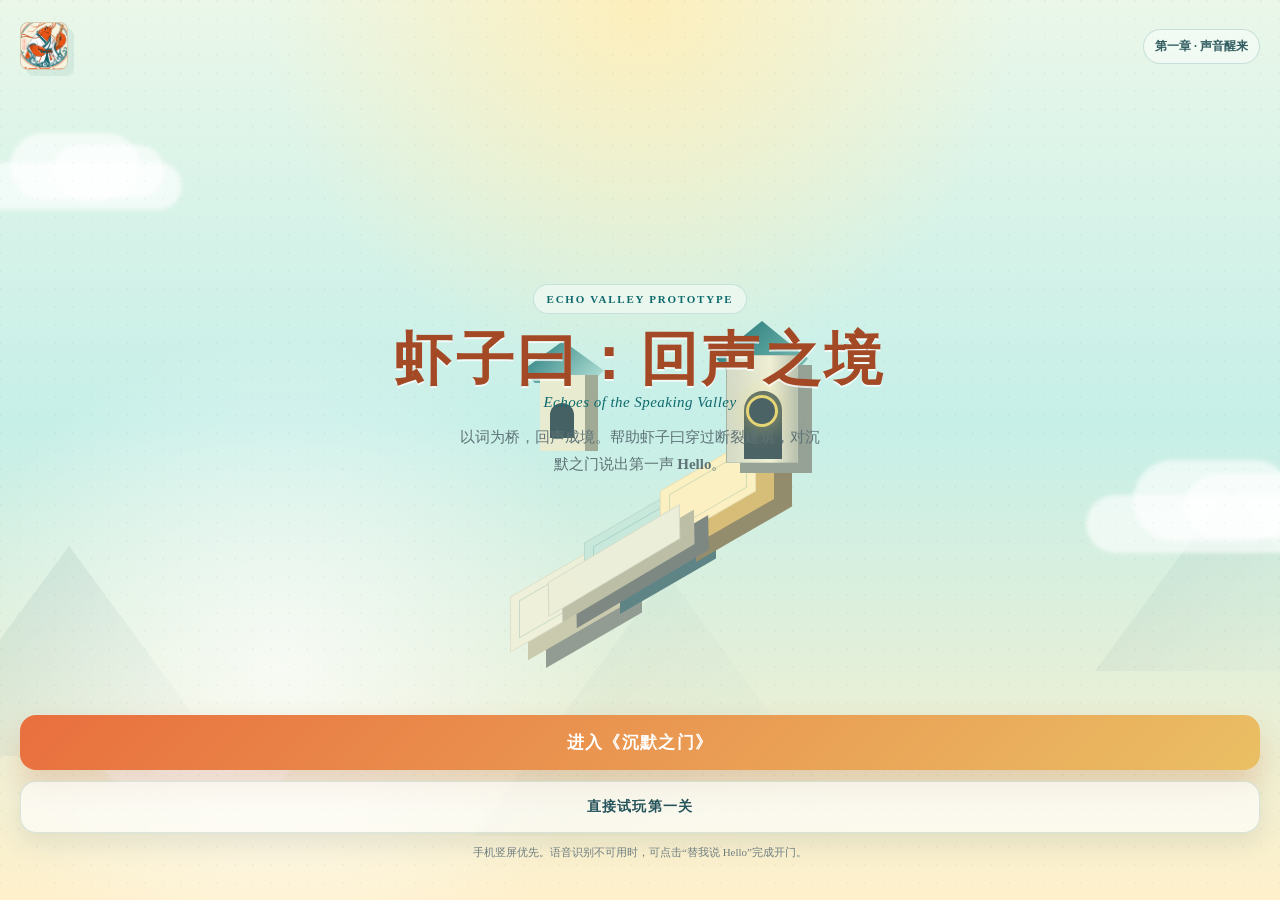
<file: catch-the-line-game/index.html>
<!doctype html>
<html lang="zh-CN">
<head>
  <meta charset="utf-8" />
  <meta name="viewport" content="width=device-width,initial-scale=1,viewport-fit=cover,user-scalable=no" />
  <meta name="theme-color" content="#edf7ee" />
  <link rel="icon" href="data:," />
  <title>虾子曰：回声之境｜Echoes of the Speaking Valley</title>
  <style>
    :root{
      --paper:#fff3dc;
      --ink:#234348;
      --quiet:#71868a;
      --jade:#0f6a6d;
      --teal:#29a4a2;
      --mint:#9edfd2;
      --gold:#ead46a;
      --amber:#f1b65b;
      --shrimp:#f07040;
      --stone:#eff0d8;
      --stone-side:#c7c7aa;
      --stone-dark:#899187;
      --mist:rgba(255,255,255,.7);
      --shadow:0 34px 68px rgba(54,85,88,.18);
      --safe-bottom:max(16px,env(safe-area-inset-bottom));
    }
    *{box-sizing:border-box;-webkit-tap-highlight-color:transparent}
    html,body{margin:0;min-height:100%;overflow:hidden;color:var(--ink);font-family:"Avenir Next","PingFang SC","Songti SC",serif;background:#dff5ee}
    button{font:inherit;color:inherit}
    .app{position:relative;width:100vw;height:100dvh;overflow:hidden;background:
      radial-gradient(circle at 50% 0%,rgba(255,238,184,.92),transparent 34%),
      radial-gradient(circle at 22% 74%,rgba(255,255,255,.72),transparent 28%),
      linear-gradient(180deg,#eaf7e9 0%,#c6efe8 47%,#fff0cb 100%)}
    .grain{position:absolute;inset:0;pointer-events:none;opacity:.17;mix-blend-mode:multiply;background-image:
      radial-gradient(circle at 1px 1px,rgba(35,67,72,.2) 1px,transparent 0);background-size:18px 18px}
    .screen{position:absolute;inset:0;display:none}
    .screen:not(.active){display:none!important}
    .screen.active{display:block;animation:screenIn .46s ease both}
    @keyframes screenIn{from{opacity:0;filter:blur(5px);transform:scale(1.015)}to{opacity:1;filter:none;transform:none}}

    .home.active{padding:22px 20px calc(24px + var(--safe-bottom));display:grid;grid-template-rows:auto 1fr auto;gap:12px}
    .brand-row{display:flex;justify-content:space-between;align-items:center;gap:12px;position:relative;z-index:4}
    .seal{width:48px;height:48px;border:1px solid rgba(111,76,32,.24);border-radius:8px;background:rgba(255,243,220,.64);display:grid;place-items:center;box-shadow:6px 6px 0 rgba(15,106,109,.08);overflow:hidden}
    .seal img{width:128%;height:128%;object-fit:cover}
    .small-pill{padding:8px 11px;border:1px solid rgba(15,106,109,.18);border-radius:999px;background:rgba(255,255,255,.44);backdrop-filter:blur(10px);font-size:12px;font-weight:800;color:#315d61}
    .hero-copy{position:relative;z-index:2;text-align:center;align-self:center;margin-top:-24px}
    .kicker{display:inline-flex;align-items:center;gap:8px;padding:8px 13px;border-radius:999px;background:rgba(255,255,255,.46);border:1px solid rgba(15,106,109,.16);font-size:11px;letter-spacing:.16em;text-transform:uppercase;color:#0f6a6d;font-weight:900}
    h1{margin:18px 0 6px;font-size:clamp(36px,10vw,58px);line-height:.98;font-weight:900;letter-spacing:.06em;color:#a44925;text-shadow:0 2px 0 rgba(255,255,255,.72)}
    .english-title{font-family:Georgia,serif;font-style:italic;font-size:15px;letter-spacing:.03em;color:#0f6a6d;margin-bottom:13px}
    .tagline{margin:0 auto;max-width:370px;line-height:1.75;font-size:15px;color:#5e7376}
    .cover-scene{position:absolute;left:50%;top:52%;width:420px;height:450px;transform:translate(-50%,-42%);pointer-events:none;opacity:.92}
    .home .cta-wrap{position:relative;z-index:3;display:grid;gap:11px}
    .cta{border:0;border-radius:16px;padding:16px 18px;background:linear-gradient(135deg,#e96f3e,#eabf64);color:#fff;font-size:17px;font-weight:900;letter-spacing:.08em;box-shadow:0 16px 30px rgba(187,91,45,.24);cursor:pointer}
    .cta.secondary{background:rgba(255,255,255,.62);color:#24525a;border:1px solid rgba(15,106,109,.15);box-shadow:0 10px 24px rgba(63,91,94,.12);font-size:14px}
    .note{font-size:11px;text-align:center;color:#6d7d80;line-height:1.5}

    .sky{position:absolute;inset:0;overflow:hidden}
    .mountain{position:absolute;bottom:16%;width:310px;height:210px;background:linear-gradient(135deg,rgba(111,153,151,.2),rgba(255,255,255,.05));clip-path:polygon(50% 0,100% 100%,0 100%);filter:blur(.2px)}
    .mountain.m1{left:-86px}.mountain.m2{right:-106px;bottom:24%;transform:scale(.88);opacity:.72}.mountain.m3{left:40%;bottom:10%;transform:scale(1.25);opacity:.34}
    .cloud{position:absolute;border-radius:999px;background:rgba(255,255,255,.62);filter:blur(2px);animation:cloudMove 18s ease-in-out infinite}
    .cloud:before,.cloud:after{content:"";position:absolute;border-radius:inherit;background:inherit}
    .cloud:before{width:62%;height:140%;left:18%;top:-60%}.cloud:after{width:54%;height:110%;right:8%;top:-36%}
    .c1{width:210px;height:48px;left:-28px;top:18%;animation-duration:21s}.c2{width:260px;height:58px;right:-66px;top:55%;animation-duration:24s;animation-delay:-6s}.c3{width:190px;height:42px;left:8%;bottom:13%;animation-duration:26s;animation-delay:-10s}
    @keyframes cloudMove{50%{transform:translateX(22px) translateY(-7px)}}

    .hud{position:absolute;left:16px;right:16px;top:14px;z-index:20;display:grid;grid-template-columns:auto 1fr auto;align-items:center;gap:10px}
    .icon-btn{width:42px;height:42px;border-radius:14px;border:1px solid rgba(15,106,109,.16);background:rgba(255,255,255,.54);backdrop-filter:blur(10px);font-size:21px;box-shadow:0 8px 18px rgba(37,69,75,.1)}
    .chapter{text-align:center;background:rgba(255,255,255,.42);border:1px solid rgba(15,106,109,.14);border-radius:999px;padding:8px 12px;backdrop-filter:blur(10px);font-size:12px;color:#28555a;font-weight:900}
    .scene{position:absolute;left:50%;top:50%;width:min(96vw,470px);height:min(78vh,690px);transform:translate(-50%,-47%);transition:filter 1.2s ease}
    .scene.sleeping{filter:saturate(.35) contrast(.92)}
    .scene.awake{filter:saturate(1.08)}
    .world{position:absolute;left:50%;top:48%;width:390px;height:470px;transform:translate(-50%,-50%);transform-origin:center}
    .world.zoom-door{animation:zoomDoor 1.2s ease both}
    @keyframes zoomDoor{to{transform:translate(-50%,-50%) scale(1.08)}}

    .iso{position:absolute;transform-style:preserve-3d}
    .tile{position:absolute;width:96px;height:56px;background:var(--stone);transform:skewY(-30deg);box-shadow:18px 18px 0 var(--stone-side),36px 36px 0 #8b958c;border:1px solid rgba(59,74,66,.1)}
    .tile:before{content:"";position:absolute;inset:8px;border:1px solid rgba(15,106,109,.18)}
    .tile.gold{background:#fff0bf;box-shadow:18px 18px 0 #d7b96f,36px 36px 0 #8e8463}
    .tile.teal{background:#c7e8db;box-shadow:18px 18px 0 #76b8b1,36px 36px 0 #547b7d}
    .base-a{left:80px;top:290px}.base-b{left:154px;top:236px}.base-c{left:230px;top:184px}.base-d{left:278px;top:95px}.base-e{left:96px;top:120px}
    .bridge{position:absolute;width:132px;height:35px;background:#edeed7;transform:skewY(-30deg) rotate(-1deg);box-shadow:14px 14px 0 #babba1,28px 28px 0 #777f7b;border:1px solid rgba(35,67,72,.12)}
    .bridge.b1{left:118px;top:264px}.bridge.b2{left:222px;top:156px;width:118px}.bridge.b3{left:148px;top:132px;width:100px;opacity:.34;transition:opacity .5s}
    .scene.rotated .bridge.b3{opacity:1}
    .stairs{position:absolute;width:116px;height:74px;transform:skewY(-30deg);background:repeating-linear-gradient(90deg,#fff4cf 0 10px,#dfc789 10px 15px);box-shadow:14px 14px 0 #b6a071,28px 28px 0 #7b755e;border:1px solid rgba(95,79,47,.14)}
    .stairs.s1{left:182px;top:218px}.stairs.s2{left:240px;top:120px;transform:skewY(-30deg) rotate(90deg);opacity:.42;transition:opacity .45s}
    .scene.rotated .stairs.s2{opacity:1}
    .tower{position:absolute;left:166px;top:154px;width:86px;height:144px;cursor:pointer;transform-origin:54px 104px;transition:transform .7s cubic-bezier(.2,.8,.2,1)}
    .scene.rotated .tower{transform:rotate(90deg)}
    .tower .top{position:absolute;width:86px;height:56px;background:#d7dfc6;transform:skewY(-30deg);box-shadow:17px 17px 0 #9aa98d;border:1px solid rgba(35,67,72,.14)}
    .tower .stem{position:absolute;left:28px;top:44px;width:48px;height:96px;background:linear-gradient(90deg,#c9ccb4,#eff0d8);box-shadow:16px 0 0 #9aa08d}
    .tower .stem:after{content:"";position:absolute;left:12px;top:28px;width:22px;height:34px;border-radius:12px 12px 0 0;background:#456463}
    .tower .rune{position:absolute;left:22px;top:8px;width:35px;height:35px;border:3px solid #0f6a6d;transform:skewY(-30deg) rotate(45deg);opacity:.82}
    .tower:after{content:"";position:absolute;left:-22px;top:42px;width:132px;height:132px;border:2px solid rgba(234,212,106,.52);border-radius:50%;animation:halo 2s ease-in-out infinite}
    .scene.rotated .tower:after{border-color:rgba(41,164,162,.52)}
    @keyframes halo{50%{transform:scale(1.07);opacity:.48}}

    .gate{position:absolute;left:286px;top:42px;width:92px;height:144px;transition:filter .7s}
    .gate-body{position:absolute;left:10px;top:34px;width:72px;height:108px;background:linear-gradient(90deg,#d4d8c3,#f2efd2 62%,#b8bea9);box-shadow:14px 10px 0 #929c8f;border:1px solid rgba(35,67,72,.13)}
    .gate-body:before{content:"";position:absolute;left:17px;top:35px;width:38px;height:68px;border-radius:22px 22px 0 0;background:#41575a;transition:transform 1.1s ease,opacity 1s}
    .gate-roof{position:absolute;left:0;top:0;width:92px;height:52px;background:linear-gradient(135deg,#0f6a6d,#78bbb0);clip-path:polygon(50% 0,100% 72%,86% 100%,14% 100%,0 72%);filter:drop-shadow(8px 8px 0 #87977b)}
    .gate-rune{position:absolute;left:30px;top:74px;width:32px;height:32px;border-radius:50%;border:3px solid #ead46a;box-shadow:0 0 24px rgba(234,212,106,.6);animation:pulseRune 1.8s ease-in-out infinite}
    .scene.awake .gate-body:before{transform:translateY(-42px) scaleY(.25);opacity:.2}
    @keyframes pulseRune{50%{transform:scale(1.18);opacity:.58}}

    .pavilion{position:absolute;left:92px;top:62px;width:82px;height:116px}
    .pavilion .roof{position:absolute;width:82px;height:42px;background:linear-gradient(135deg,#0f6a6d,#b8e5d9);clip-path:polygon(50% 0,100% 70%,84% 100%,16% 100%,0 70%);filter:drop-shadow(7px 8px 0 #6c8e82)}
    .pavilion .body{position:absolute;left:18px;top:34px;width:45px;height:76px;background:#ecebcf;box-shadow:13px 0 0 #9da48e}
    .pavilion .body:after{content:"";position:absolute;left:10px;top:28px;width:24px;height:35px;border-radius:16px 16px 0 0;background:#3b5558}
    .obelisk{position:absolute;left:94px;top:214px;width:46px;height:86px;background:linear-gradient(90deg,#bfc4ac,#f4efd2);box-shadow:13px 10px 0 #878f82}
    .obelisk:before{content:"";position:absolute;left:0;top:-32px;border-left:23px solid transparent;border-right:23px solid transparent;border-bottom:32px solid #d6d6bc}
    .obelisk:after{content:"Can you hear me?";position:absolute;left:-36px;top:18px;width:115px;font-size:9px;letter-spacing:.04em;color:#0f6a6d;text-align:center;opacity:.18}
    .lotus{position:absolute;left:34px;top:335px;width:72px;height:44px;opacity:.45;transition:opacity 1s,transform 1s}
    .lotus span{position:absolute;left:26px;top:13px;width:24px;height:24px;background:#ef8b72;border-radius:24px 0 24px 0;transform-origin:100% 100%;box-shadow:0 0 20px rgba(240,112,64,.28)}
    .lotus span:nth-child(2){transform:rotate(45deg)}.lotus span:nth-child(3){transform:rotate(90deg)}.lotus span:nth-child(4){transform:rotate(135deg)}
    .scene.awake .lotus{opacity:1;transform:translateY(-6px) scale(1.12)}
    .echo-star{position:absolute;right:38px;top:214px;width:14px;height:14px;background:#31c7bd;clip-path:polygon(50% 0,62% 35%,100% 50%,62% 65%,50% 100%,38% 65%,0 50%,38% 35%);opacity:0;filter:drop-shadow(0 0 14px #31c7bd)}
    .scene.awake .echo-star{animation:starIn 1.4s .8s ease both}
    @keyframes starIn{from{opacity:0;transform:translateY(18px) scale(.5)}to{opacity:1;transform:none}}

    .xiazi{position:absolute;left:78px;top:240px;width:92px;height:92px;z-index:8;filter:drop-shadow(0 18px 16px rgba(34,51,48,.3));transition:left .82s cubic-bezier(.2,.8,.2,1),top .82s cubic-bezier(.2,.8,.2,1),transform .82s ease}
    .xiazi img{width:100%;height:100%;object-fit:contain;animation:breathe 2.6s ease-in-out infinite}
    @keyframes breathe{50%{transform:translateY(-5px) rotate(-1deg)}}
    .waypoint{position:absolute;z-index:12;width:38px;height:38px;border:0;border-radius:50%;background:radial-gradient(circle,#fff 0 23%,#ead46a 26% 38%,rgba(234,212,106,.14) 42% 100%);box-shadow:0 0 26px rgba(234,212,106,.72);cursor:pointer;animation:tapHint 1.5s ease-in-out infinite}
    .waypoint:disabled{display:none}
    .waypoint.hidden{display:none}
    @keyframes tapHint{50%{box-shadow:0 0 38px rgba(234,212,106,.92);opacity:.66}}
    .wp-start{left:114px;top:322px}.wp-turn{left:190px;top:250px}.wp-listen{left:94px;top:210px}.wp-door{left:296px;top:136px}
    .ripple{position:absolute;left:0;top:0;width:36px;height:36px;border:2px solid #ead46a;border-radius:50%;opacity:0;pointer-events:none;z-index:6}
    .ripple.play{animation:ripple 1.5s ease-out forwards}
    @keyframes ripple{from{opacity:.9;transform:translate(-50%,-50%) scale(.2)}to{opacity:0;transform:translate(-50%,-50%) scale(8)}}

    .prompt{position:absolute;left:16px;right:16px;bottom:calc(14px + var(--safe-bottom));z-index:24;border:1px solid rgba(15,106,109,.16);border-radius:22px;background:rgba(255,248,228,.76);backdrop-filter:blur(18px);box-shadow:var(--shadow);padding:15px 16px;display:grid;gap:10px;transform:translateY(0);transition:transform .35s,opacity .35s}
    .prompt.min{transform:translateY(calc(100% - 54px))}
    .prompt-title{display:flex;justify-content:space-between;align-items:center;gap:12px;font-size:12px;color:#0f6a6d;font-weight:900;letter-spacing:.12em;text-transform:uppercase}
    .prompt-text{margin:0;color:#49676b;line-height:1.55;font-size:14px}
    .prompt strong{color:#a44925}
    .actions{display:grid;grid-template-columns:1fr 1fr;gap:10px}
    .soft-btn{border:1px solid rgba(15,106,109,.16);border-radius:14px;background:rgba(255,255,255,.62);padding:11px 12px;font-weight:900;color:#24525a;cursor:pointer}
    .soft-btn.primary{background:linear-gradient(135deg,#0f6a6d,#29a4a2);color:#fff}
    .mic-panel{display:none;gap:12px;align-items:center;grid-template-columns:auto 1fr}
    .mic-panel.active{display:grid}
    .mic{width:68px;height:68px;border:0;border-radius:50%;background:radial-gradient(circle,#fff 0 20%,#ead46a 21% 36%,#f07040 38% 100%);box-shadow:0 0 0 12px rgba(234,212,106,.17),0 14px 26px rgba(163,74,41,.22);font-size:25px}
    .mic.listening{animation:micListen 1s ease-in-out infinite}
    @keyframes micListen{50%{box-shadow:0 0 0 22px rgba(41,164,162,.18),0 14px 30px rgba(15,106,109,.24)}}
    .transcript{font-size:13px;color:#6d7d80;min-height:20px}
    .ending{position:absolute;inset:0;z-index:40;display:none;place-items:center;text-align:center;padding:24px;background:linear-gradient(180deg,rgba(255,243,220,.08),rgba(255,243,220,.72));backdrop-filter:blur(2px)}
    .ending.show{display:grid;animation:screenIn .8s ease both}
    .ending-card{max-width:360px;border:1px solid rgba(15,106,109,.16);border-radius:26px;background:rgba(255,248,228,.76);box-shadow:var(--shadow);padding:24px 20px}
    .fragment{width:84px;height:84px;margin:0 auto 12px;border-radius:26px;background:linear-gradient(135deg,#ead46a,#fff,#29a4a2);display:grid;place-items:center;color:#0f6a6d;font-size:32px;box-shadow:0 0 40px rgba(234,212,106,.46)}
    .ending h2{margin:0 0 7px;font-size:30px;color:#a44925}
    .ending p{margin:0 0 16px;line-height:1.7;color:#526b6f}
    canvas#fx{position:absolute;inset:0;z-index:38;pointer-events:none}

    @media (max-width:390px){
      .world{transform:translate(-50%,-50%) scale(.9)}
      .world.zoom-door{animation:zoomDoorSmall 1.2s ease both}
      @keyframes zoomDoorSmall{to{transform:translate(-50%,-50%) scale(.96)}}
      .prompt{left:12px;right:12px}
    }
    @media (max-height:710px){
      .scene{top:48%;height:620px}.world{transform:translate(-50%,-50%) scale(.88)}
      .world.zoom-door{animation:zoomDoorShort 1.2s ease both}
      @keyframes zoomDoorShort{to{transform:translate(-50%,-50%) scale(.94)}}
      .cover-scene{opacity:.62;transform:translate(-50%,-44%) scale(.86)}
    }
  </style>
</head>
<body>
<div class="app">
  <div class="sky">
    <div class="mountain m1"></div><div class="mountain m2"></div><div class="mountain m3"></div>
    <div class="cloud c1"></div><div class="cloud c2"></div><div class="cloud c3"></div>
  </div>
  <div class="grain"></div>
  <canvas id="fx"></canvas>

  <section class="screen home active" id="home">
    <div class="brand-row">
      <div class="seal"><img src="assets/xiazi-logo.png" alt="虾子曰"></div>
      <div class="small-pill">第一章 · 声音醒来</div>
    </div>
    <div class="cover-scene" aria-hidden="true">
      <div class="tile base-a"></div><div class="tile teal base-b"></div><div class="tile gold base-c"></div>
      <div class="bridge b1"></div><div class="pavilion"><div class="roof"></div><div class="body"></div></div>
      <div class="gate"><div class="gate-roof"></div><div class="gate-body"></div><div class="gate-rune"></div></div>
    </div>
    <div class="hero-copy">
      <div class="kicker">Echo Valley Prototype</div>
      <h1>虾子曰：回声之境</h1>
      <div class="english-title">Echoes of the Speaking Valley</div>
      <p class="tagline">以词为桥，回声成境。帮助虾子曰穿过断裂建筑，对沉默之门说出第一声 <strong>Hello</strong>。</p>
    </div>
    <div class="cta-wrap">
      <button class="cta" id="startGame">进入《沉默之门》</button>
      <button class="cta secondary" id="skipIntro">直接试玩第一关</button>
      <div class="note">手机竖屏优先。语音识别不可用时，可点击“替我说 Hello”完成开门。</div>
    </div>
  </section>

  <section class="screen" id="game">
    <div class="hud">
      <button class="icon-btn" id="homeBtn" aria-label="返回">‹</button>
      <div class="chapter">第一关 · The Silent Gate</div>
      <button class="icon-btn" id="replayBtn" aria-label="重开">↻</button>
    </div>

    <main class="scene sleeping" id="scene">
      <div class="world" id="world">
        <div class="tile base-a"></div>
        <div class="bridge b1"></div>
        <div class="tile teal base-b"></div>
        <div class="stairs s1"></div>
        <div class="tower" id="tower" role="button" aria-label="旋转中央塔">
          <div class="top"></div><div class="stem"></div><div class="rune"></div>
        </div>
        <div class="bridge b3"></div>
        <div class="tile gold base-c"></div>
        <div class="stairs s2"></div>
        <div class="pavilion"><div class="roof"></div><div class="body"></div></div>
        <div class="obelisk"></div>
        <div class="bridge b2"></div>
        <div class="tile base-d"></div>
        <div class="gate"><div class="gate-roof"></div><div class="gate-body"></div><div class="gate-rune"></div></div>
        <div class="tile teal base-e"></div>
        <div class="lotus"><span></span><span></span><span></span><span></span></div>
        <div class="echo-star"></div>
        <div class="ripple" id="ripple"></div>
        <button class="waypoint wp-start" data-step="start" aria-label="移动到第一个平台"></button>
        <button class="waypoint wp-turn hidden" data-step="turn" aria-label="移动到转台"></button>
        <button class="waypoint wp-listen hidden" data-step="listen" aria-label="前往石碑"></button>
        <button class="waypoint wp-door hidden" data-step="door" aria-label="前往沉默之门"></button>
        <div class="xiazi" id="xiazi"><img src="assets/xiazi-character.png" alt="虾子曰"></div>
      </div>
    </main>

    <section class="prompt" id="prompt">
      <div class="prompt-title"><span id="promptStage">Step 01</span><span id="progress">0 / 4</span></div>
      <p class="prompt-text" id="promptText">云海里只剩下沉默。点击发光的落脚点，让虾子曰走向断裂的道路。</p>
      <div class="actions" id="actions">
        <button class="soft-btn" id="listenAgain">听回声</button>
        <button class="soft-btn primary" id="mainAction">观察道路</button>
      </div>
      <div class="mic-panel" id="micPanel">
        <button class="mic" id="micBtn" aria-label="开始说话">🎙</button>
        <div>
          <div class="prompt-text"><strong>Say hello.</strong><br>对这个世界说声你好。</div>
          <div class="transcript" id="transcript">点击麦克风，说 “Hello”。</div>
        </div>
        <button class="soft-btn primary" id="fallbackHello" style="grid-column:1 / -1">替我说 Hello</button>
      </div>
    </section>

    <section class="ending" id="ending">
      <div class="ending-card">
        <div class="fragment">声</div>
        <h2>The world heard you.</h2>
        <p>世界听见了你。第一枚回声碎片已经苏醒，远处有一颗青绿色星光正在等待下一关。</p>
        <button class="cta" id="againBtn">再玩一次</button>
      </div>
    </section>
  </section>
</div>

<script>
const $ = (selector) => document.querySelector(selector);
const $$ = (selector) => Array.from(document.querySelectorAll(selector));
const scene = $('#scene');
const world = $('#world');
const xiazi = $('#xiazi');
const promptText = $('#promptText');
const promptStage = $('#promptStage');
const progress = $('#progress');
const micPanel = $('#micPanel');
const actions = $('#actions');
const transcript = $('#transcript');
const ripple = $('#ripple');

let step = 0;
let recognition = null;
let listening = false;

const positions = {
  start: { left: 118, top: 252, scale: .88 },
  turn: { left: 178, top: 184, scale: .78 },
  listen: { left: 84, top: 154, scale: .75 },
  door: { left: 284, top: 75, scale: .68 },
  end: { left: 315, top: 48, scale: .58 }
};

const copy = [
  {
    title:'Step 01',
    progress:'0 / 4',
    text:'云海里只剩下沉默。点击发光的落脚点，让虾子曰走向断裂的道路。'
  },
  {
    title:'Step 02',
    progress:'1 / 4',
    text:'前方道路错开了。点击中央回声转台，让建筑旋转九十度。'
  },
  {
    title:'Step 03',
    progress:'2 / 4',
    text:'路连上了。沿着新亮起的石阶，去听石碑里的第一段回声。'
  },
  {
    title:'Step 04',
    progress:'3 / 4',
    text:'石碑在问：Can you hear me? 金色波纹指向沉默之门。'
  },
  {
    title:'Speak',
    progress:'4 / 4',
    text:'门正在倾听。现在只需要一句很小的英语：Hello。'
  }
];

function show(id){
  $$('.screen').forEach(screen => screen.classList.remove('active'));
  $(id).classList.add('active');
}

function setCopy(index){
  promptStage.textContent = copy[index].title;
  progress.textContent = copy[index].progress;
  promptText.innerHTML = copy[index].text;
}

function moveShrimp(pos){
  const p = positions[pos];
  xiazi.style.left = p.left + 'px';
  xiazi.style.top = p.top + 'px';
  xiazi.style.transform = `scale(${p.scale})`;
}

function pulseAt(x, y){
  ripple.classList.remove('play');
  ripple.style.left = x + 'px';
  ripple.style.top = y + 'px';
  void ripple.offsetWidth;
  ripple.classList.add('play');
}

function speak(text, rate = .92){
  if (!('speechSynthesis' in window)) return;
  speechSynthesis.cancel();
  const utterance = new SpeechSynthesisUtterance(text);
  utterance.lang = 'en-US';
  utterance.rate = rate;
  utterance.pitch = 1.06;
  const voice = speechSynthesis.getVoices().find(v => /Samantha|Ava|Google US English|English.*United States/i.test(v.name));
  if (voice) utterance.voice = voice;
  speechSynthesis.speak(utterance);
}

function revealWaypoint(name){
  const button = $(`.waypoint[data-step="${name}"]`);
  if (button) button.classList.remove('hidden');
}

function hideWaypoint(name){
  const button = $(`.waypoint[data-step="${name}"]`);
  if (button) button.disabled = true;
}

function advanceFromWaypoint(name){
  if (name === 'start' && step === 0){
    hideWaypoint('start');
    moveShrimp('start');
    step = 1;
    setCopy(1);
    setTimeout(() => revealWaypoint('turn'), 600);
    return;
  }
  if (name === 'turn' && step === 2){
    hideWaypoint('turn');
    moveShrimp('turn');
    step = 3;
    setCopy(2);
    setTimeout(() => revealWaypoint('listen'), 500);
    return;
  }
  if (name === 'listen' && step === 3){
    hideWaypoint('listen');
    moveShrimp('listen');
    step = 4;
    setCopy(3);
    setTimeout(() => {
      pulseAt(118, 232);
      speak('Can you hear me?');
      revealWaypoint('door');
    }, 550);
    return;
  }
  if (name === 'door' && step === 4){
    hideWaypoint('door');
    moveShrimp('door');
    world.classList.add('zoom-door');
    setCopy(4);
    actions.style.display = 'none';
    micPanel.classList.add('active');
    setTimeout(() => speak('Can you hear me?'), 650);
  }
}

function rotateTower(){
  if (step !== 1) return;
  scene.classList.add('rotated');
  pulseAt(220, 222);
  if (navigator.vibrate) navigator.vibrate(35);
  step = 2;
  setCopy(2);
  setTimeout(() => revealWaypoint('turn'), 550);
}

function initRecognition(){
  const SR = window.SpeechRecognition || window.webkitSpeechRecognition;
  if (!SR) return null;
  const rec = new SR();
  rec.lang = 'en-US';
  rec.interimResults = true;
  rec.continuous = false;
  rec.onresult = event => {
    let text = '';
    for (let i = event.resultIndex; i < event.results.length; i++) text += event.results[i][0].transcript;
    transcript.textContent = text || '世界正在听...';
    if (event.results[event.results.length - 1].isFinal) checkHello(text);
  };
  rec.onerror = () => {
    listening = false;
    $('#micBtn').classList.remove('listening');
    transcript.textContent = '世界还没有完全听清。再试一次，或者点下方按钮。';
    speak('Hello');
  };
  rec.onend = () => {
    listening = false;
    $('#micBtn').classList.remove('listening');
  };
  return rec;
}

function checkHello(text){
  const normalized = text.toLowerCase();
  if (/\b(hello|hi|hey|hello there)\b/.test(normalized)) {
    openGate();
  } else {
    transcript.textContent = 'The world is still listening. 试着说：Hello。';
    pulseAt(330, 118);
    speak('Hello');
  }
}

function openGate(){
  if (scene.classList.contains('awake')) return;
  if (recognition && listening) {
    try { recognition.stop(); } catch (error) {}
  }
  transcript.textContent = 'Hello.';
  pulseAt(320, 115);
  scene.classList.remove('sleeping');
  scene.classList.add('awake');
  confetti(130);
  if (navigator.vibrate) navigator.vibrate([30, 40, 30]);
  setTimeout(() => {
    moveShrimp('end');
    speak('The world heard you.');
  }, 900);
  setTimeout(() => $('#ending').classList.add('show'), 1850);
}

function resetGame(){
  step = 0;
  listening = false;
  recognition = null;
  scene.className = 'scene sleeping';
  world.className = 'world';
  xiazi.removeAttribute('style');
  actions.style.display = 'grid';
  micPanel.classList.remove('active');
  transcript.textContent = '点击麦克风，说 “Hello”。';
  $('#ending').classList.remove('show');
  $$('.waypoint').forEach(button => {
    button.disabled = false;
    button.classList.add('hidden');
  });
  $('.waypoint[data-step="start"]').classList.remove('hidden');
  setCopy(0);
  show('#game');
}

$$('.waypoint').forEach(button => button.addEventListener('click', () => advanceFromWaypoint(button.dataset.step)));
$('#tower').addEventListener('click', rotateTower);
$('#mainAction').addEventListener('click', () => {
  if (step === 1) rotateTower();
  else pulseAt(160, 320);
});
$('#listenAgain').addEventListener('click', () => {
  pulseAt(step >= 4 ? 330 : 118, step >= 4 ? 118 : 232);
  speak(step >= 4 ? 'Can you hear me?' : 'Can you hear me?');
});
$('#micBtn').addEventListener('click', () => {
  if (!recognition) recognition = initRecognition();
  if (!recognition) {
    transcript.textContent = '这个浏览器不支持语音识别，可以用下方按钮完成试玩。';
    return;
  }
  if (!listening) {
    listening = true;
    $('#micBtn').classList.add('listening');
    transcript.textContent = '正在听你说...';
    try { recognition.start(); } catch (error) {}
  } else {
    try { recognition.stop(); } catch (error) {}
  }
});
$('#fallbackHello').addEventListener('click', openGate);
$('#startGame').addEventListener('click', resetGame);
$('#skipIntro').addEventListener('click', resetGame);
$('#replayBtn').addEventListener('click', resetGame);
$('#againBtn').addEventListener('click', resetGame);
$('#homeBtn').addEventListener('click', () => show('#home'));
setTimeout(() => speechSynthesis && speechSynthesis.getVoices(), 400);

const canvas = $('#fx');
const ctx = canvas.getContext('2d');
let particles = [];

function resize(){
  canvas.width = innerWidth * devicePixelRatio;
  canvas.height = innerHeight * devicePixelRatio;
  canvas.style.width = innerWidth + 'px';
  canvas.style.height = innerHeight + 'px';
  ctx.setTransform(devicePixelRatio,0,0,devicePixelRatio,0,0);
}

function confetti(count){
  const colors = ['#ead46a','#f07040','#29a4a2','#fff3dc','#0f6a6d'];
  for (let i = 0; i < count; i++){
    particles.push({
      x: innerWidth * .5 + (Math.random() - .5) * 120,
      y: innerHeight * .42 + (Math.random() - .5) * 80,
      vx: (Math.random() - .5) * 6,
      vy: -Math.random() * 7 - 2,
      g: .11 + Math.random() * .08,
      size: 4 + Math.random() * 8,
      color: colors[Math.floor(Math.random() * colors.length)],
      alpha: 1,
      rot: Math.random() * 6
    });
  }
}

function frame(){
  ctx.clearRect(0,0,innerWidth,innerHeight);
  particles.forEach(p => {
    p.x += p.vx;
    p.y += p.vy;
    p.vy += p.g;
    p.alpha -= .008;
    p.rot += .1;
    ctx.save();
    ctx.globalAlpha = Math.max(0,p.alpha);
    ctx.translate(p.x,p.y);
    ctx.rotate(p.rot);
    ctx.fillStyle = p.color;
    ctx.fillRect(-p.size/2,-p.size/2,p.size,p.size*.7);
    ctx.restore();
  });
  particles = particles.filter(p => p.alpha > 0 && p.y < innerHeight + 80);
  requestAnimationFrame(frame);
}
addEventListener('resize', resize);
resize();
frame();
</script>
</body>
</html>
</file>
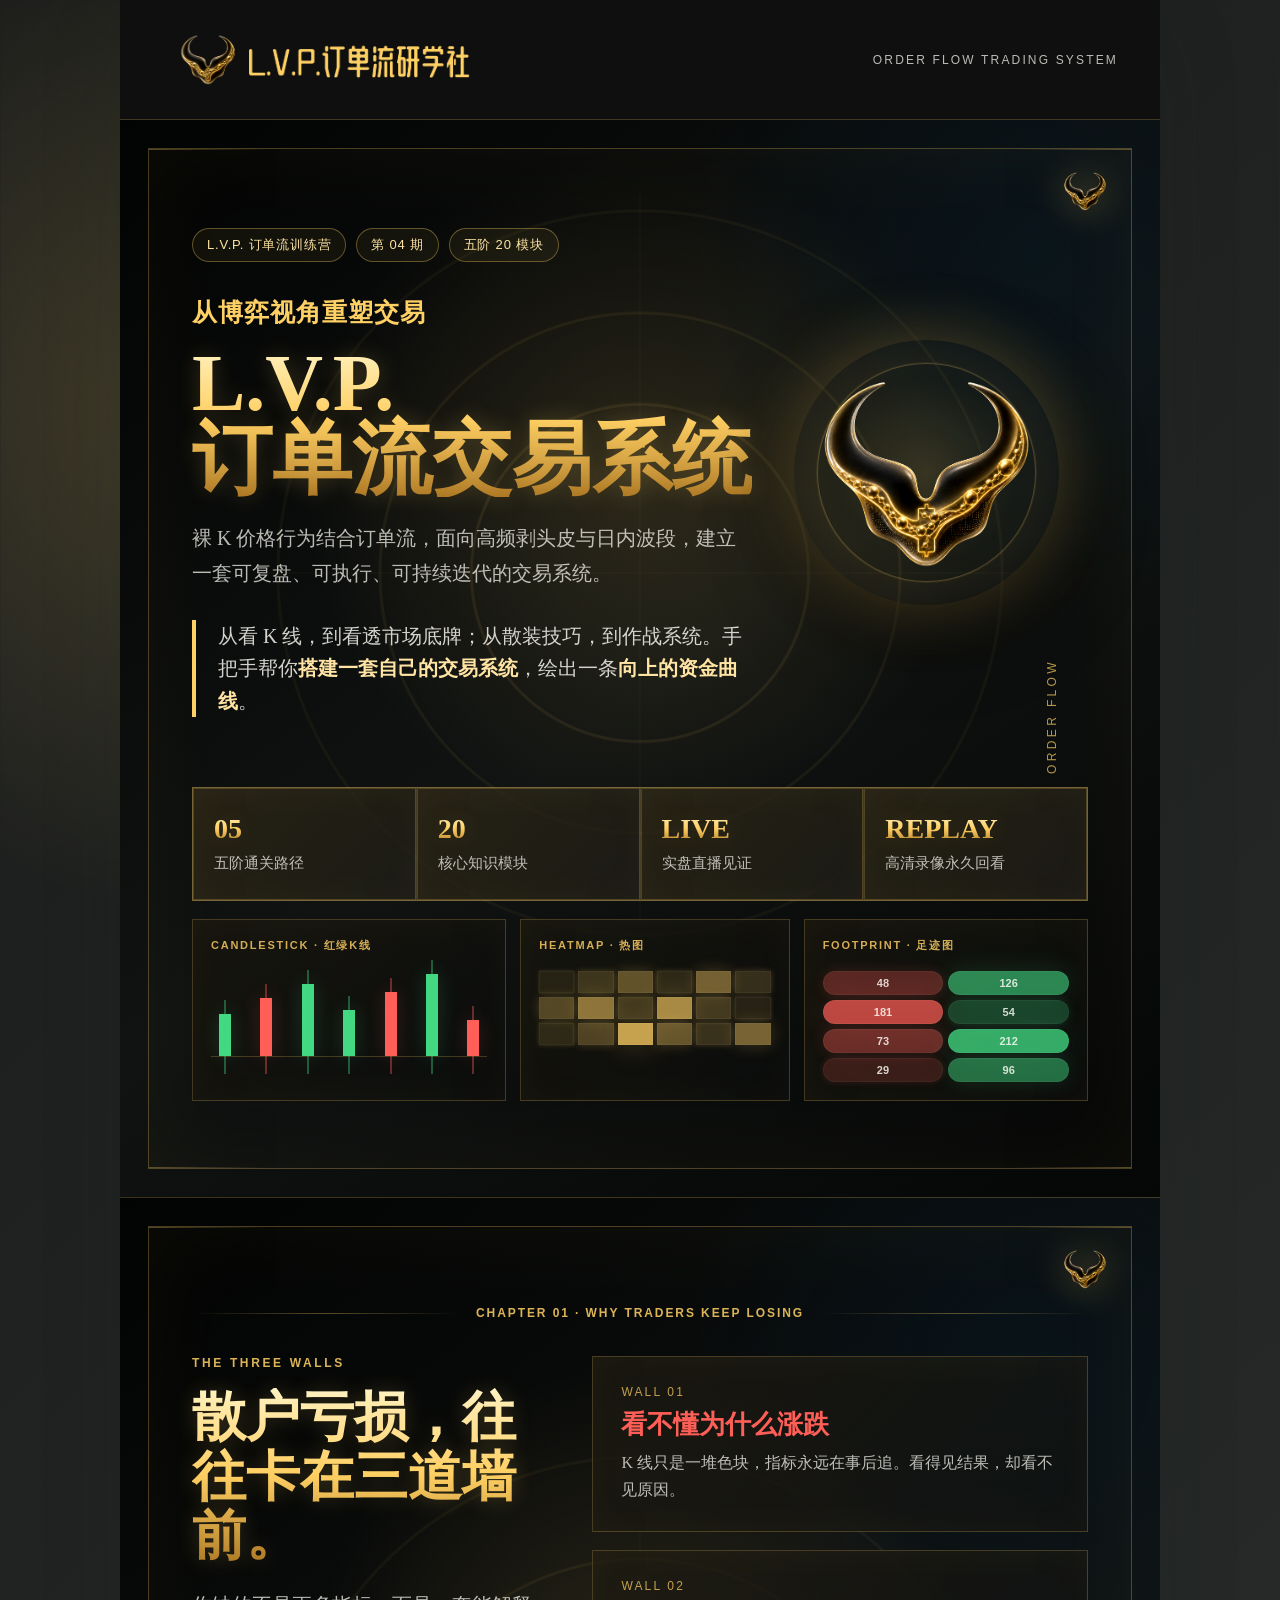
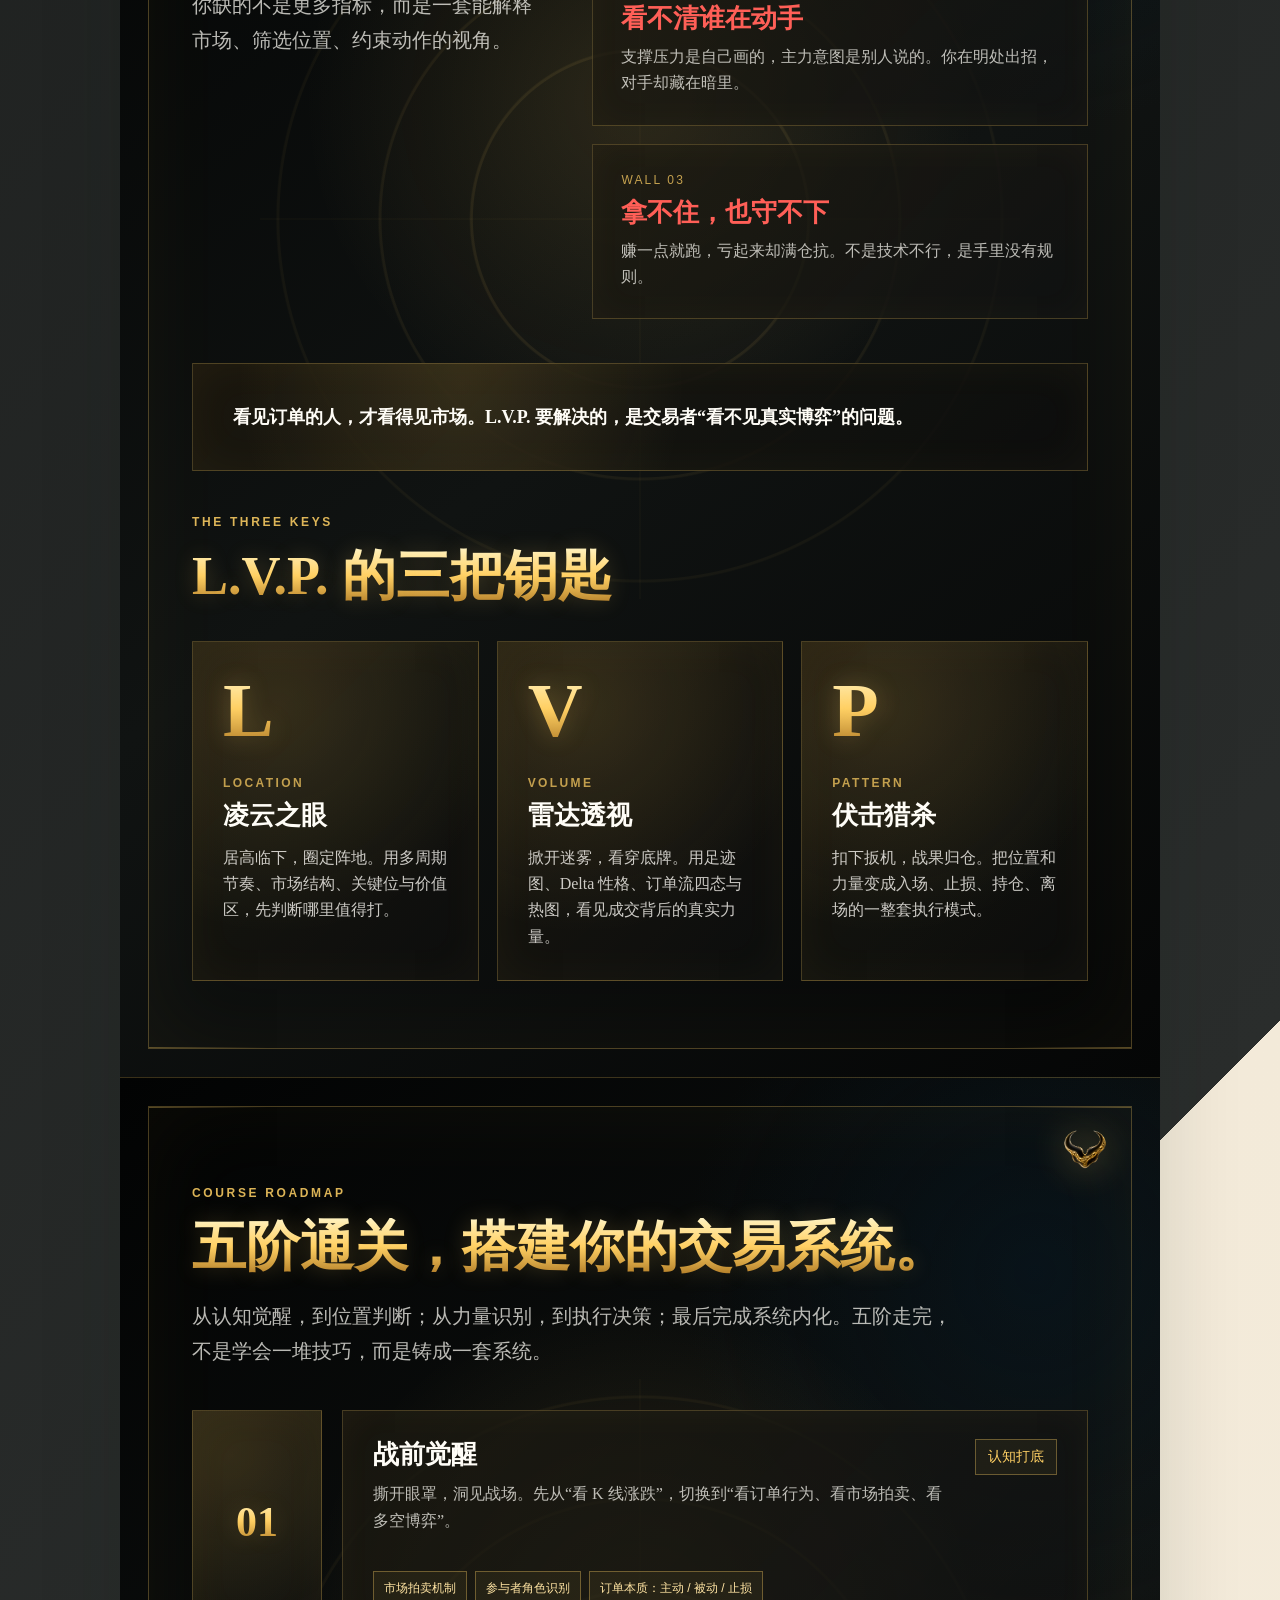
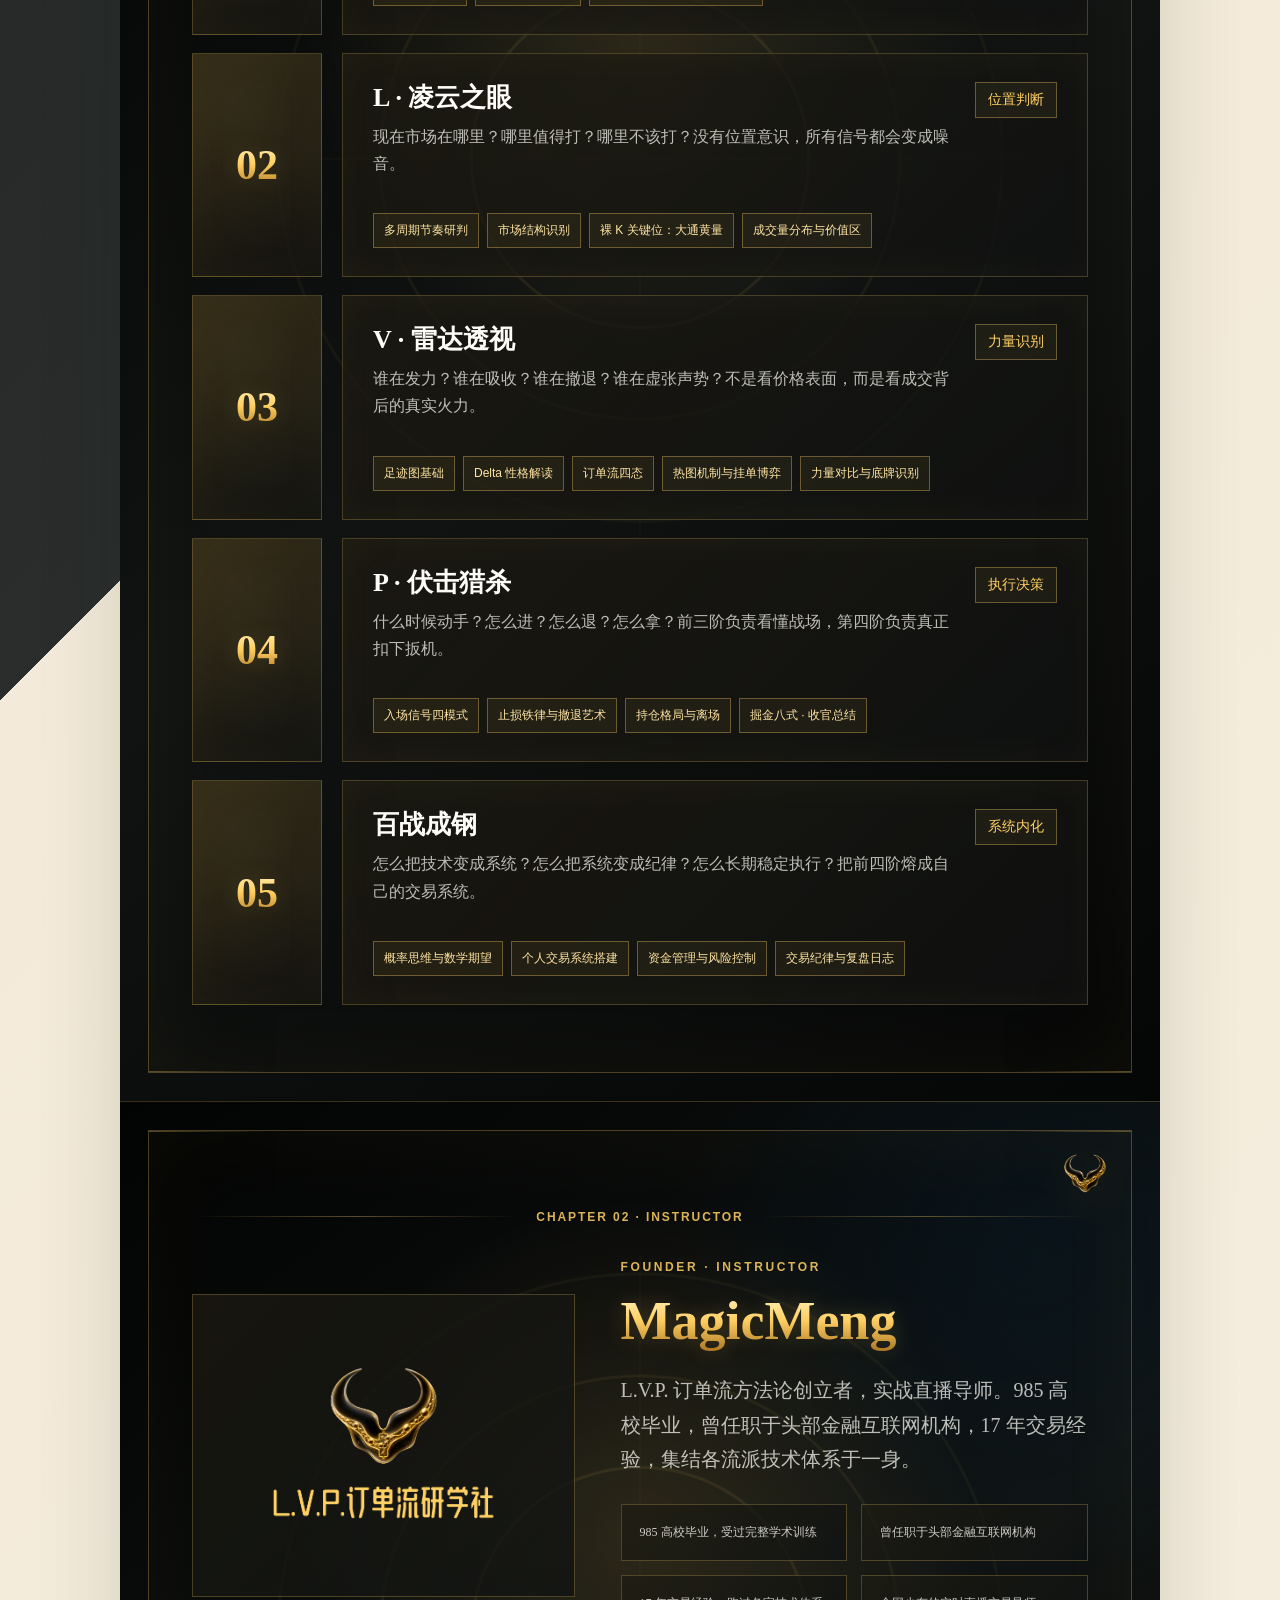
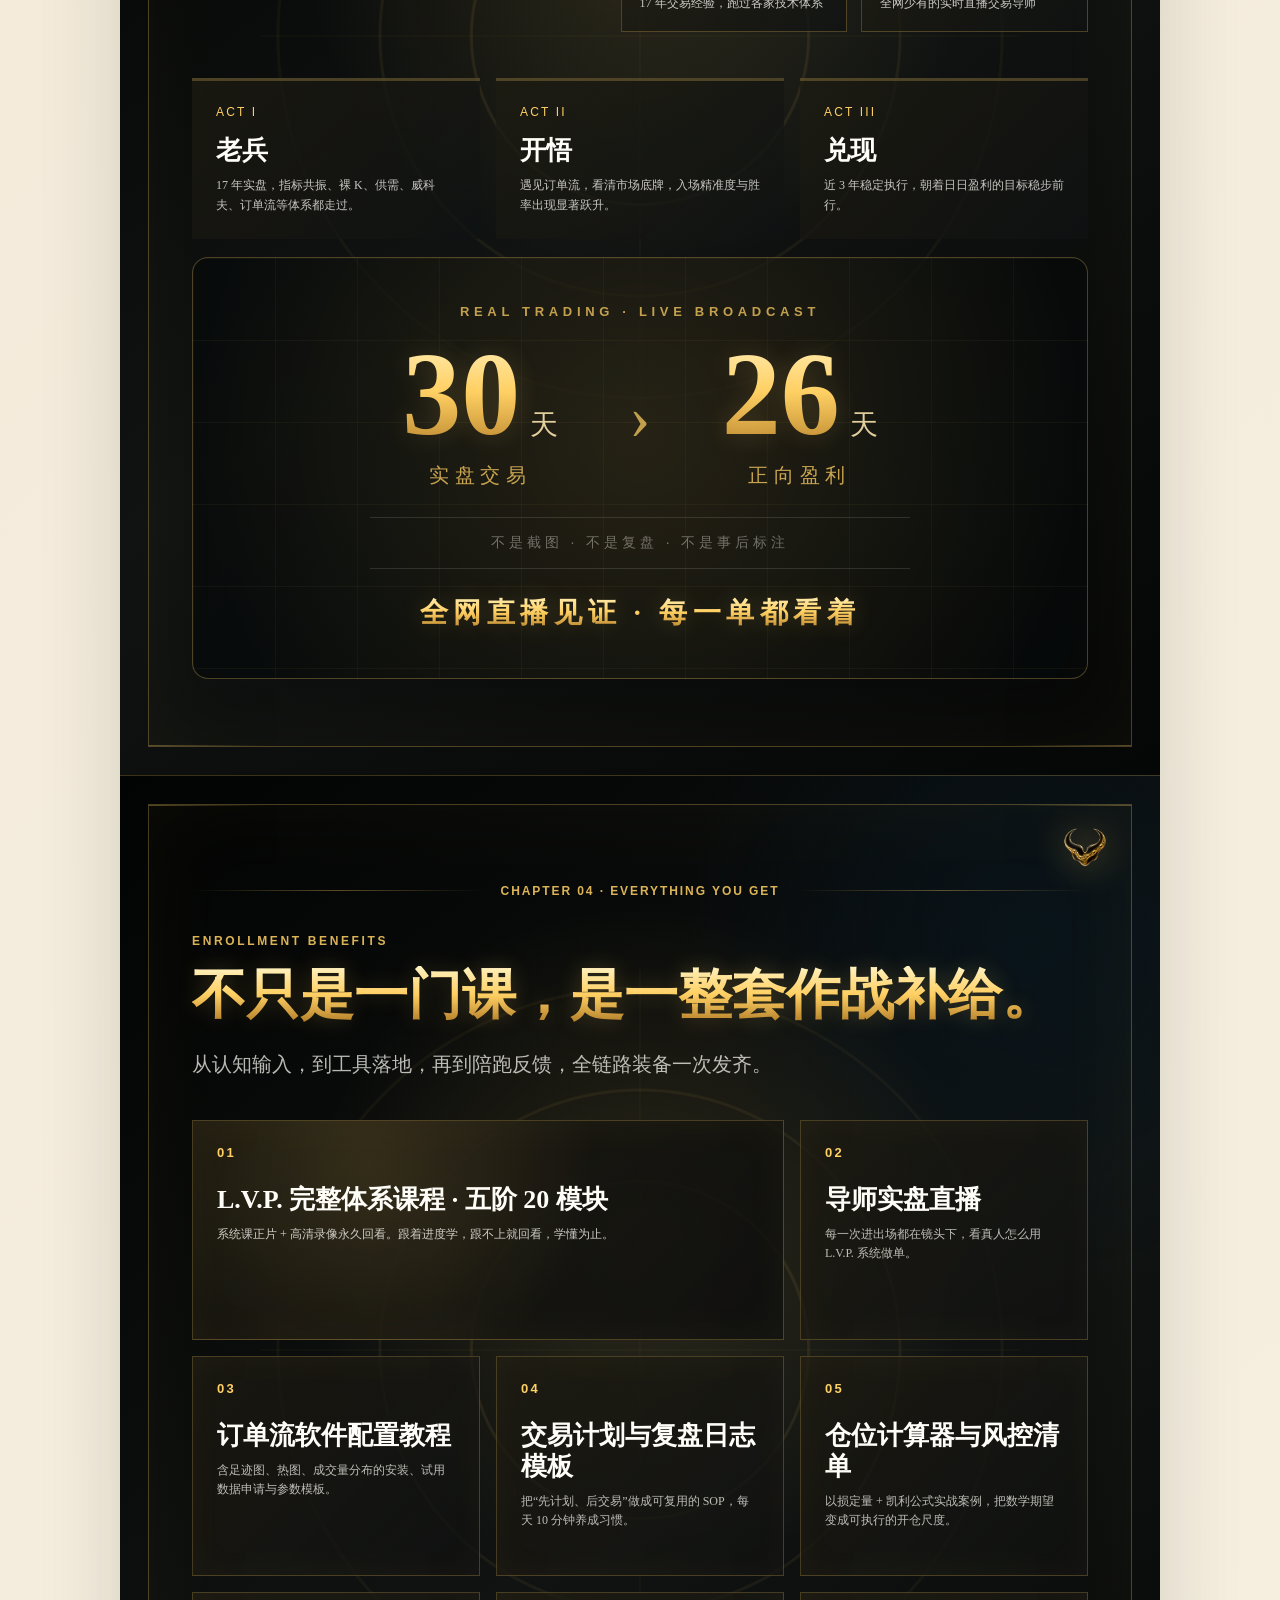
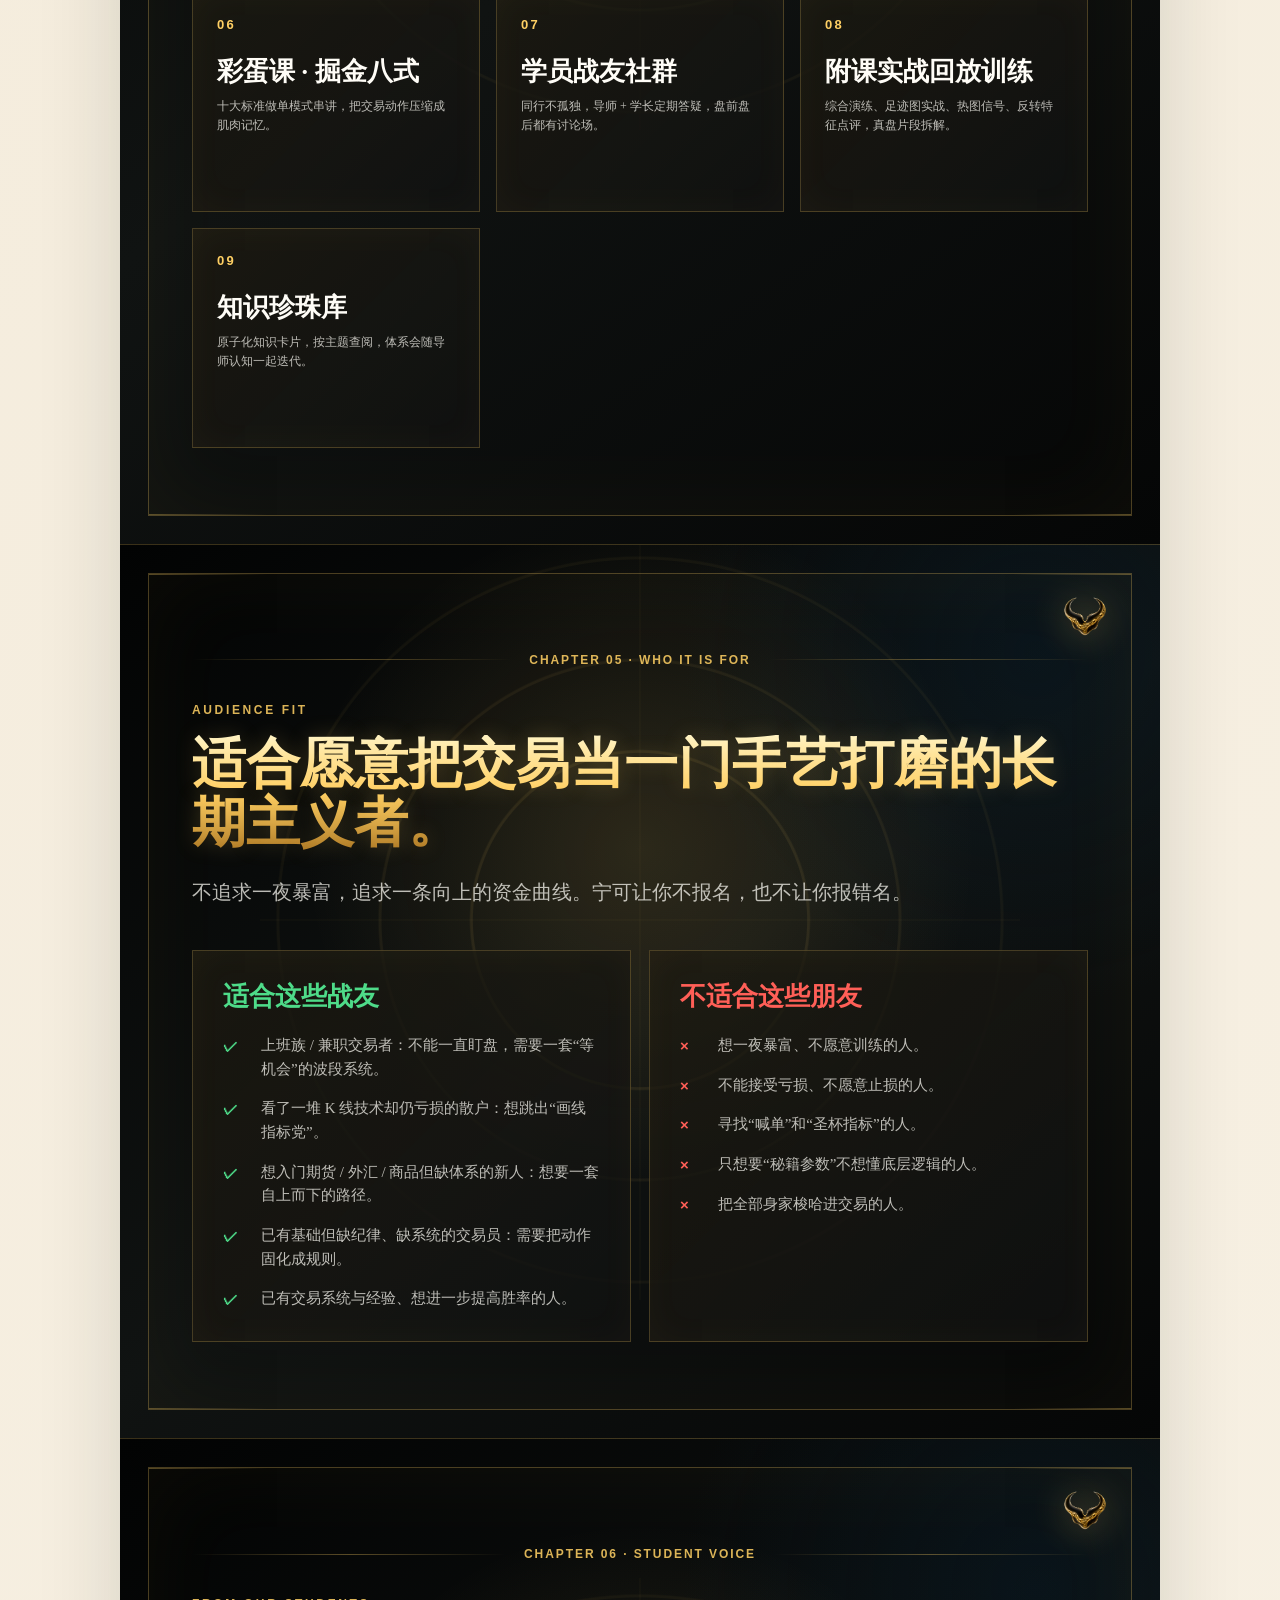
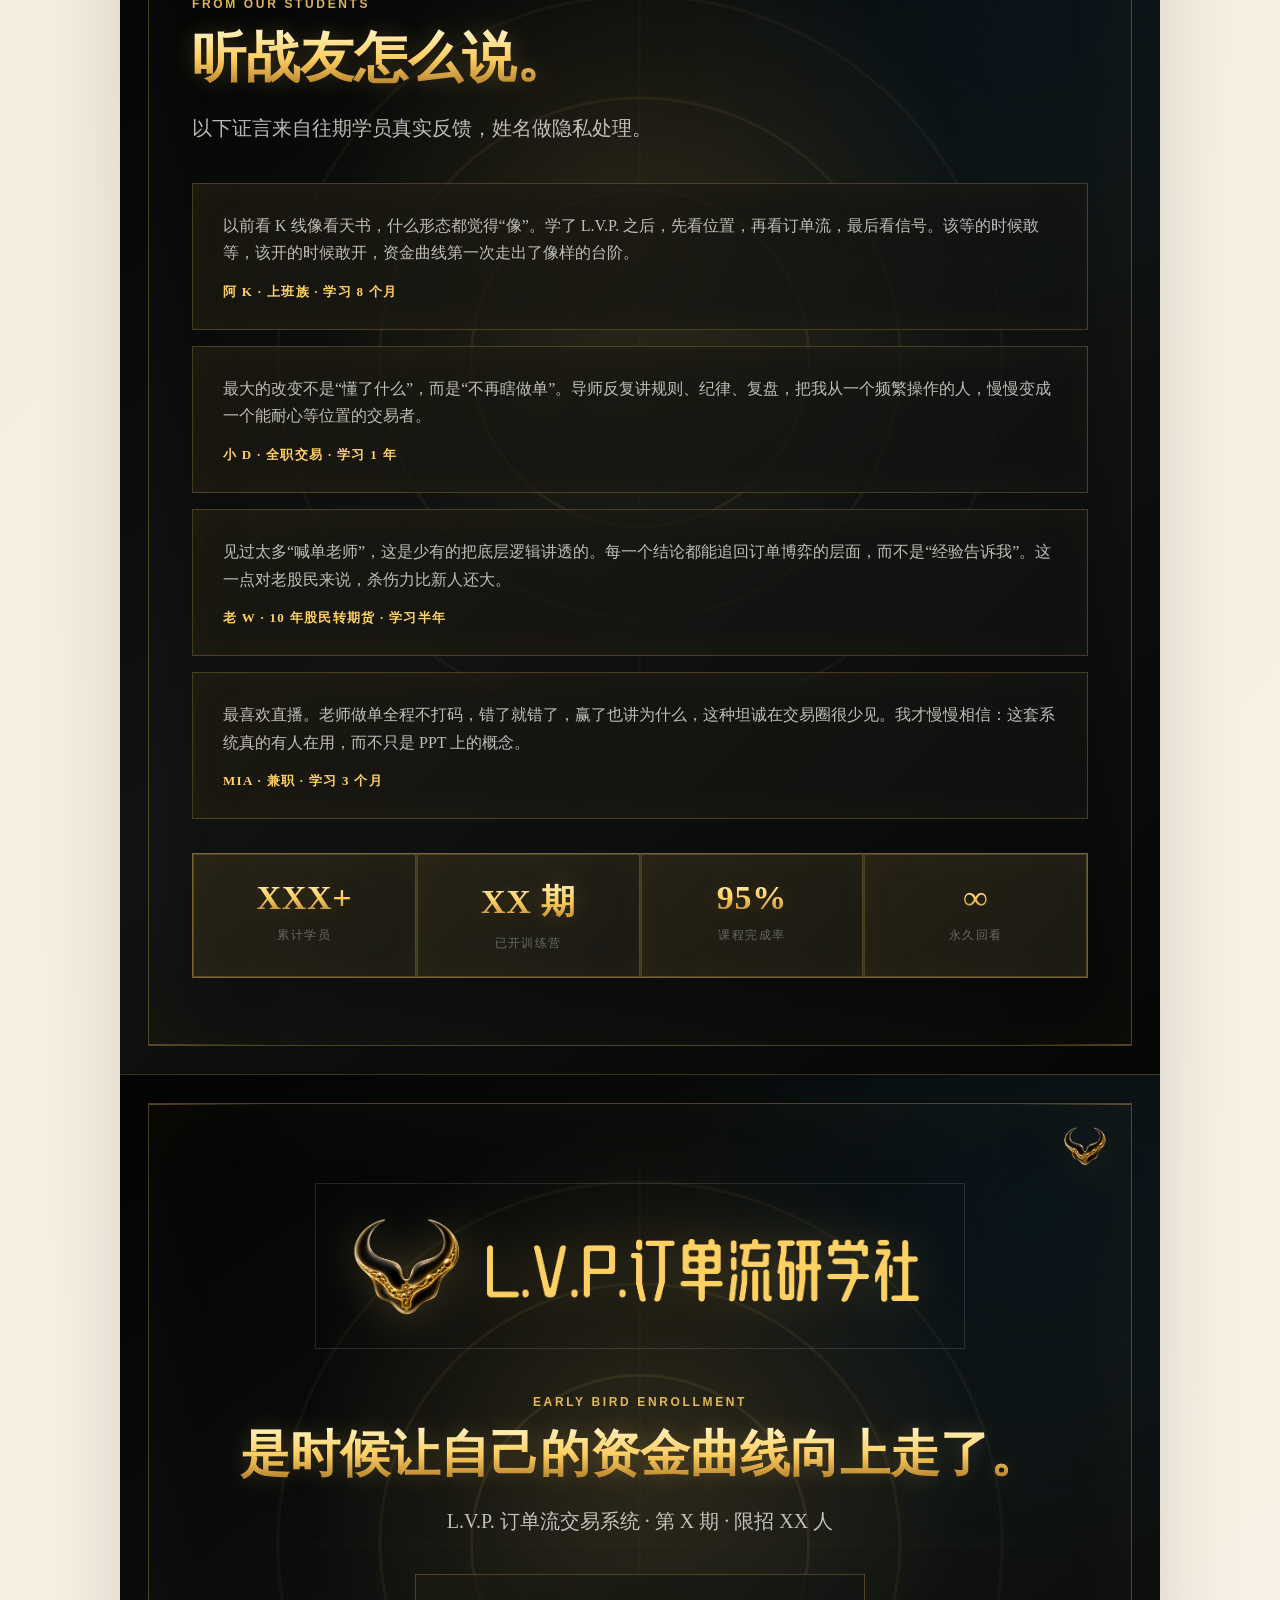
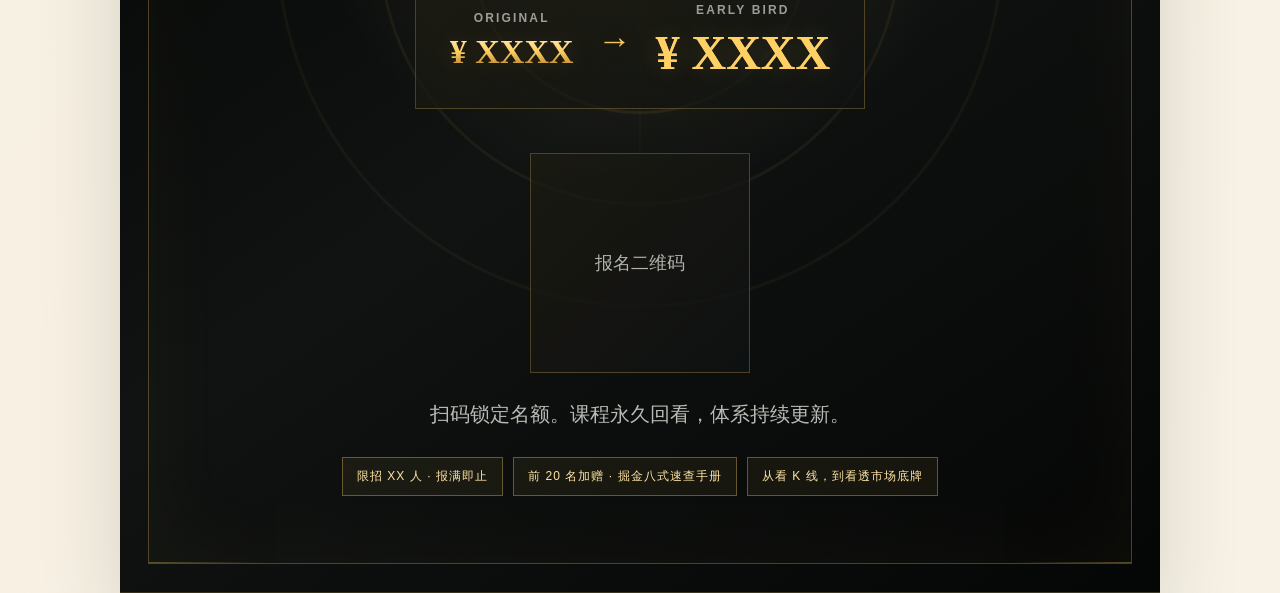
<file: LVP/index.html>
<!doctype html>
<html lang="zh-CN">
<head>
  <meta charset="utf-8">
  <meta name="viewport" content="width=device-width, initial-scale=1">
  <title>L.V.P. 订单流交易系统｜招生海报</title>
  <style>
    :root {
      --paper: #f5f1e8;
      --paper-soft: #fffaf0;
      --ink: #151716;
      --muted: #666a66;
      --line: #d7d0c2;
      --graphite: #272b2a;
      --charcoal: #111413;
      --black: #050606;
      --gold: #FFD064;
      --gold-soft: #FFE4A3;
      --trade-green: #42d982;
      --trade-red: #ff5f57;
      --serif-display: Georgia, "Times New Roman", "Songti SC", "Noto Serif SC", "Source Han Serif SC", serif;
      --sans-ui: "Avenir Next", "Helvetica Neue", sans-serif;
      --gold-gradient: linear-gradient(180deg, #fff5c8 0%, #ffd064 48%, #a97422 100%);
      --type-hero: clamp(50px, 6.6vw, 80px);
      --type-section: clamp(36px, 4.8vw, 54px);
      --type-h3: 26px;
      --type-lead: 20px;
      --type-body: 16px;
      --type-small: 12px;
      --type-audience: 15px;
      --stone: #e8e0d1;
      --white: #fffdf7;
      --shadow: 0 28px 80px rgba(24, 32, 31, .14);
    }

    * { box-sizing: border-box; }

    html {
      scroll-behavior: smooth;
      background: #1d2624;
    }

    body {
      margin: 0;
      color: var(--ink);
      font-family: "Songti SC", "Noto Serif SC", "Source Han Serif SC", "STSong", serif;
      background:
        radial-gradient(circle at 18% 4%, rgba(255, 208, 100, .18), transparent 32rem),
        linear-gradient(135deg, #1a1c1b 0%, #2a2d2c 34%, #f3ead9 34%, #f8f2e6 100%);
    }

    body::before {
      content: "";
      position: fixed;
      inset: 0;
      pointer-events: none;
      opacity: .34;
      mix-blend-mode: multiply;
      background-image:
        linear-gradient(rgba(24, 32, 31, .04) 1px, transparent 1px),
        linear-gradient(90deg, rgba(24, 32, 31, .035) 1px, transparent 1px);
      background-size: 44px 44px;
    }

    img {
      display: block;
      max-width: 100%;
    }

    .site {
      width: min(100%, 1040px);
      margin: 0 auto;
      background: var(--paper);
      box-shadow: var(--shadow);
      overflow: hidden;
    }

    .topbar {
      position: sticky;
      top: 0;
      z-index: 10;
      display: flex;
      align-items: center;
      justify-content: space-between;
      gap: 24px;
      padding: 18px 42px;
      color: var(--white);
      background: rgba(5, 6, 6, .96);
      border-bottom: 1px solid rgba(255, 208, 100, .2);
      backdrop-filter: blur(16px);
    }

    .topbar img {
      width: min(330px, 52vw);
      height: auto;
    }

    .topbar .meta {
      font-family: "Avenir Next", "Helvetica Neue", sans-serif;
      font-size: 12px;
      letter-spacing: .18em;
      text-transform: uppercase;
      color: rgba(255, 253, 247, .72);
      white-space: nowrap;
    }

    .section {
      position: relative;
      padding: 86px 72px;
      border-bottom: 1px solid rgba(24, 32, 31, .1);
    }

    .section:nth-of-type(even) {
      background:
        radial-gradient(circle at 90% 8%, rgba(255, 208, 100, .1), transparent 20rem),
        var(--paper-soft);
    }

    .section.dark {
      color: var(--white);
      background:
        radial-gradient(circle at 14% 8%, rgba(255, 208, 100, .12), transparent 22rem),
        linear-gradient(135deg, rgba(39, 43, 42, .98), rgba(5, 6, 6, .98)),
        var(--black);
    }

    .section-logo {
      position: absolute;
      top: 28px;
      right: 34px;
      width: 62px;
      height: auto;
      z-index: 2;
      opacity: .82;
      filter: drop-shadow(0 10px 20px rgba(5, 6, 6, .16));
    }

    .section.dark .section-logo {
      opacity: .96;
      filter: drop-shadow(0 10px 24px rgba(255, 208, 100, .14));
    }

    .eyebrow {
      margin: 0 0 18px;
      font-family: "Avenir Next", "Helvetica Neue", sans-serif;
      font-size: 12px;
      font-weight: 700;
      letter-spacing: .22em;
      text-transform: uppercase;
      color: #94712d;
    }

    .dark .eyebrow {
      color: var(--gold);
    }

    h1, h2, h3, p {
      margin-top: 0;
    }

    h1 {
      margin-bottom: 24px;
      font-size: var(--type-hero);
      line-height: .95;
      letter-spacing: 0;
      font-weight: 900;
    }

    h1 span {
      display: block;
    }

    .title-cn {
      white-space: nowrap;
    }

    h2 {
      margin-bottom: 22px;
      font-size: var(--type-section);
      line-height: 1.1;
      font-weight: 900;
      letter-spacing: 0;
    }

    h3 {
      margin-bottom: 10px;
      font-size: var(--type-h3);
      line-height: 1.2;
      font-weight: 800;
    }

    .lead {
      max-width: 760px;
      margin-bottom: 0;
      font-size: var(--type-lead);
      line-height: 1.72;
      color: var(--muted);
    }

    .dark .lead {
      color: rgba(255, 253, 247, .78);
    }

    .hero {
      min-height: 960px;
      display: grid;
      align-content: space-between;
      padding-top: 76px;
      background:
        radial-gradient(circle at 72% 26%, rgba(255, 208, 100, .16), transparent 26rem),
        linear-gradient(135deg, #fbf5e8 0%, #f0e7d6 58%, #ddd4c5 100%);
    }

    .hero-grid {
      display: grid;
      grid-template-columns: 1.1fr .9fr;
      align-items: center;
      gap: 42px;
    }

    .hero .badge-line {
      display: flex;
      flex-wrap: wrap;
      gap: 10px;
      margin-bottom: 34px;
      font-family: "Avenir Next", "Helvetica Neue", sans-serif;
    }

    .pill {
      display: inline-flex;
      align-items: center;
      min-height: 34px;
      padding: 7px 14px;
      border: 1px solid rgba(24, 32, 31, .16);
      border-radius: 999px;
      font-size: 13px;
      letter-spacing: .06em;
      color: var(--charcoal);
      background: rgba(255, 253, 247, .72);
    }

    .hero-copy .pretitle {
      margin-bottom: 16px;
      font-size: 25px;
      color: #635023;
      font-weight: 700;
    }

    .hero-copy .promise {
      max-width: 710px;
      margin: 30px 0 0;
      padding-left: 22px;
      border-left: 4px solid var(--gold);
      font-size: var(--type-lead);
      line-height: 1.62;
      color: #263230;
    }

    .hero-copy .promise strong {
      color: var(--charcoal);
    }

    .hero-mark {
      position: relative;
      display: grid;
      place-items: center;
      min-height: 420px;
    }

    .hero-mark::before {
      content: "";
      position: absolute;
      width: 82%;
      aspect-ratio: 1;
      border: 1px solid rgba(49, 95, 90, .2);
      border-radius: 50%;
      background: rgba(255, 253, 247, .5);
    }

    .hero-mark::after {
      content: "ORDER FLOW";
      position: absolute;
      right: 0;
      bottom: 24px;
      font-family: "Avenir Next", "Helvetica Neue", sans-serif;
      font-size: 12px;
      letter-spacing: .28em;
      color: var(--muted);
      transform: rotate(-90deg);
      transform-origin: right bottom;
    }

    .hero-mark img {
      position: relative;
      width: min(410px, 78vw);
      border-radius: 50%;
      box-shadow: 0 32px 90px rgba(24, 32, 31, .18);
    }

    .hero-footer {
      display: grid;
      grid-template-columns: repeat(4, 1fr);
      gap: 1px;
      margin-top: 70px;
      background: rgba(24, 32, 31, .14);
      border: 1px solid rgba(24, 32, 31, .14);
    }

    .hero-stat {
      min-height: 112px;
      padding: 24px 20px;
      background: rgba(255, 253, 247, .72);
    }

    .hero-stat .num {
      display: block;
      margin-bottom: 8px;
      font-family: var(--serif-display);
      font-size: 28px;
      font-weight: 900;
      color: var(--charcoal);
    }

    .hero-stat .txt {
      font-size: 17px;
      line-height: 1.42;
      color: var(--muted);
    }

    .market-visuals {
      display: grid;
      grid-template-columns: 1.05fr .9fr .95fr;
      gap: 14px;
      margin-top: 18px;
    }

    .market-widget {
      position: relative;
      min-height: 158px;
      padding: 18px;
      overflow: hidden;
      border: 1px solid rgba(255, 208, 100, .22);
      background:
        linear-gradient(135deg, rgba(255, 208, 100, .06), rgba(255, 255, 255, .02)),
        rgba(5, 6, 6, .76);
      box-shadow: inset 0 0 38px rgba(255, 208, 100, .035);
    }

    .market-widget::before {
      content: attr(data-label);
      display: block;
      margin-bottom: 18px;
      font-family: "Avenir Next", "Helvetica Neue", sans-serif;
      font-size: 11px;
      font-weight: 800;
      letter-spacing: .16em;
      text-transform: uppercase;
      color: rgba(255, 208, 100, .82);
    }

    .candles {
      display: flex;
      align-items: end;
      justify-content: space-between;
      height: 86px;
      padding: 0 8px;
      border-bottom: 1px solid rgba(255, 208, 100, .22);
    }

    .candle {
      position: relative;
      width: 12px;
      height: var(--h);
      background: var(--trade-green);
      box-shadow: 0 0 20px rgba(66, 217, 130, .2);
    }

    .candle::before {
      content: "";
      position: absolute;
      left: 50%;
      bottom: -18px;
      width: 1px;
      height: calc(var(--h) + 32px);
      transform: translateX(-50%);
      background: currentColor;
      opacity: .75;
    }

    .candle.red {
      color: var(--trade-red);
      background: var(--trade-red);
      box-shadow: 0 0 20px rgba(255, 95, 87, .18);
    }

    .candle.green {
      color: var(--trade-green);
    }

    .heatmap-grid {
      display: grid;
      grid-template-columns: repeat(6, 1fr);
      gap: 4px;
    }

    .heatmap-grid span,
    .footprint-grid span {
      min-height: 22px;
      border: 1px solid rgba(255, 255, 255, .04);
    }

    .heatmap-grid span {
      background: rgba(255, 208, 100, var(--a));
      box-shadow: 0 0 calc(var(--a) * 38px) rgba(255, 208, 100, .22);
    }

    .footprint-grid {
      display: grid;
      grid-template-columns: 1fr 1fr;
      gap: 5px;
      align-items: center;
    }

    .footprint-grid span {
      display: flex;
      align-items: center;
      justify-content: center;
      min-height: 24px;
      border-radius: 999px;
      font-family: "Avenir Next", "Helvetica Neue", sans-serif;
      font-size: 11px;
      font-weight: 800;
      color: rgba(255, 253, 247, .82);
      background: rgba(255, 255, 255, .06);
    }

    .footprint-grid .bid {
      background: rgba(255, 95, 87, var(--a));
      box-shadow: 0 0 calc(var(--a) * 44px) rgba(255, 95, 87, .16);
    }

    .footprint-grid .ask {
      background: rgba(66, 217, 130, var(--a));
      box-shadow: 0 0 calc(var(--a) * 44px) rgba(66, 217, 130, .16);
    }

    .chapter-line {
      display: flex;
      align-items: center;
      gap: 18px;
      margin-bottom: 36px;
      font-family: "Avenir Next", "Helvetica Neue", sans-serif;
      color: var(--muted);
      letter-spacing: .16em;
      text-transform: uppercase;
      font-size: 12px;
      font-weight: 700;
    }

    .chapter-line::before,
    .chapter-line::after {
      content: "";
      height: 1px;
      flex: 1;
      background: var(--line);
    }

    .dark .chapter-line {
      color: rgba(255, 253, 247, .64);
    }

    .dark .chapter-line::before,
    .dark .chapter-line::after {
      background: rgba(255, 253, 247, .2);
    }

    .split {
      display: grid;
      grid-template-columns: .82fr 1.18fr;
      gap: 56px;
      align-items: start;
    }

    .stack {
      display: grid;
      gap: 18px;
    }

    .panel {
      padding: 28px;
      border: 1px solid rgba(24, 32, 31, .12);
      background: rgba(255, 253, 247, .62);
    }

    .dark .panel {
      border-color: rgba(255, 253, 247, .14);
      background: rgba(255, 253, 247, .06);
    }

    .panel .kicker {
      margin-bottom: 10px;
      font-family: var(--sans-ui);
      font-size: 12px;
      font-weight: 500;
      letter-spacing: .18em;
      color: #94712d;
    }

    .panel p {
      margin-bottom: 0;
      font-size: var(--type-body);
      line-height: 1.64;
      color: var(--muted);
    }

    .dark .panel p {
      color: rgba(255, 253, 247, .76);
    }

    .bridge-copy {
      margin: 44px 0;
      padding: 40px;
      color: var(--white);
      background:
        linear-gradient(135deg, rgba(255, 208, 100, .12), transparent 55%),
        var(--charcoal);
    }

    .bridge-copy p {
      margin: 0;
      font-size: 18px;
      line-height: 1.45;
      font-weight: 700;
    }

    .keys {
      display: grid;
      grid-template-columns: repeat(3, 1fr);
      gap: 18px;
      margin-top: 34px;
    }

    .key {
      min-height: 320px;
      padding: 30px;
      color: var(--white);
      background: var(--charcoal);
    }

    .key:nth-child(2) {
      background: #272b2a;
    }

    .key:nth-child(3) {
      background: #3a3326;
    }

    .key .letter {
      margin-bottom: 28px;
      font-family: var(--serif-display);
      font-size: 76px;
      line-height: 1;
      font-weight: 900;
      color: rgba(255, 253, 247, .92);
    }

    .key .en {
      margin-bottom: 10px;
      font-family: var(--sans-ui);
      font-size: 12px;
      font-weight: 800;
      letter-spacing: .2em;
      color: rgba(255, 253, 247, .62);
    }

    .key p {
      margin: 14px 0 0;
      font-size: var(--type-body);
      line-height: 1.64;
      color: rgba(255, 253, 247, .78);
    }

    .roadmap {
      display: grid;
      gap: 18px;
      margin-top: 42px;
    }

    .stage {
      display: grid;
      grid-template-columns: 130px 1fr;
      gap: 20px;
      align-items: stretch;
    }

    .stage-no {
      display: grid;
      place-items: center;
      min-height: 168px;
      color: var(--white);
      background:
        linear-gradient(135deg, rgba(255, 208, 100, .18), transparent),
        var(--charcoal);
      font-family: var(--serif-display);
      font-size: 42px;
      font-weight: 900;
    }

    .stage-no span {
      display: inline-block;
    }

    .stage-body {
      padding: 28px 30px;
      border: 1px solid rgba(24, 32, 31, .12);
      background: rgba(255, 253, 247, .66);
    }

    .stage-top {
      display: flex;
      justify-content: space-between;
      gap: 24px;
      margin-bottom: 16px;
    }

    .stage-role {
      align-self: start;
      padding: 8px 12px;
      border: 1px solid rgba(255, 208, 100, .34);
      font-size: 14px;
      color: #6d5725;
      white-space: nowrap;
    }

    .stage-body p {
      margin-bottom: 18px;
      font-size: var(--type-body);
      line-height: 1.7;
      color: var(--muted);
    }

    .modules {
      display: flex;
      flex-wrap: wrap;
      gap: 8px;
      margin-top: 18px;
    }

    .modules span {
      padding: 8px 10px;
      border: 1px solid rgba(24, 32, 31, .12);
      font-family: "Avenir Next", "Helvetica Neue", sans-serif;
      font-size: 13px;
      color: #35413f;
      background: rgba(232, 224, 209, .54);
    }

    .teacher-layout {
      display: grid;
      grid-template-columns: .9fr 1.1fr;
      gap: 46px;
      align-items: center;
    }

    .teacher-emblem {
      padding: 28px;
      border: 1px solid rgba(255, 253, 247, .16);
      background: rgba(255, 253, 247, .05);
    }

    .teacher-emblem img {
      width: 100%;
    }

    .identity-grid {
      display: grid;
      grid-template-columns: repeat(2, 1fr);
      gap: 14px;
      margin-top: 28px;
    }

    .identity {
      padding: 18px;
      border: 1px solid rgba(255, 253, 247, .14);
      font-size: var(--type-small);
      line-height: 1.55;
      color: rgba(255, 253, 247, .78);
    }

    .acts {
      display: grid;
      grid-template-columns: repeat(3, 1fr);
      gap: 16px;
      margin-top: 46px;
    }

    .act {
      padding: 24px;
      border-top: 3px solid var(--gold);
      background: rgba(255, 253, 247, .07);
    }

    .act .label {
      margin-bottom: 16px;
      font-family: "Avenir Next", "Helvetica Neue", sans-serif;
      font-size: 12px;
      letter-spacing: .18em;
      color: var(--gold);
    }

    .act p {
      margin-bottom: 0;
      font-size: var(--type-small);
      line-height: 1.65;
      color: rgba(255, 253, 247, .76);
    }

    .live-proof {
      margin-top: 18px;
      padding: 46px 48px;
      border: 1px solid rgba(255, 253, 247, .14);
      border-radius: 16px;
      text-align: center;
      background:
        linear-gradient(rgba(255, 208, 100, .045) 1px, transparent 1px),
        linear-gradient(90deg, rgba(255, 208, 100, .04) 1px, transparent 1px),
        radial-gradient(circle at 50% 42%, rgba(255, 208, 100, .12), transparent 28rem),
        rgba(255, 253, 247, .06);
      background-size: 82px 82px, 82px 82px, auto, auto;
    }

    .proof-label {
      margin-bottom: 26px;
      font-family: var(--sans-ui);
      font-size: 13px;
      font-weight: 800;
      letter-spacing: .36em;
      text-transform: uppercase;
      color: rgba(255, 208, 100, .74);
    }

    .proof-metrics {
      display: flex;
      align-items: center;
      justify-content: center;
      gap: 54px;
      margin-bottom: 28px;
      font-family: var(--serif-display);
    }

    .proof-metric {
      min-width: 190px;
    }

    .proof-number {
      font-family: var(--serif-display);
      font-weight: 900;
      font-size: clamp(72px, 11vw, 118px);
      line-height: .85;
    }

    .proof-day {
      margin-left: 10px;
      font-size: 28px;
      color: rgba(255, 232, 177, .88);
    }

    .proof-caption {
      display: block;
      margin-top: 16px;
      font-size: 20px;
      letter-spacing: .28em;
      color: rgba(255, 208, 100, .76);
    }

    .proof-arrow {
      font-family: var(--serif-display);
      font-size: 64px;
      line-height: 1;
      color: rgba(255, 208, 100, .72);
    }

    .proof-sub {
      width: min(540px, 90%);
      margin: 0 auto 24px;
      padding: 16px 0;
      border-top: 1px solid rgba(255, 255, 255, .12);
      border-bottom: 1px solid rgba(255, 255, 255, .12);
      font-family: var(--sans-ui);
      font-size: 14px;
      letter-spacing: .28em;
      color: rgba(255, 253, 247, .38);
    }

    .proof-line {
      margin: 0;
      font-size: 28px;
      line-height: 1.4;
      font-weight: 900;
      letter-spacing: .2em;
    }

    .benefit-grid {
      display: grid;
      grid-template-columns: repeat(3, 1fr);
      gap: 16px;
      margin-top: 38px;
    }

    .benefit {
      min-height: 220px;
      padding: 24px;
      border: 1px solid rgba(24, 32, 31, .12);
      background: rgba(255, 253, 247, .68);
    }

    .benefit.featured {
      grid-column: span 2;
      color: var(--white);
      background:
        linear-gradient(135deg, rgba(255, 208, 100, .14), transparent 55%),
        var(--charcoal);
    }

    .benefit .num {
      margin-bottom: 24px;
      font-family: "Avenir Next", "Helvetica Neue", sans-serif;
      font-size: 13px;
      font-weight: 800;
      letter-spacing: .18em;
      color: #94712d;
    }

    .benefit.featured .num {
      color: var(--gold);
    }

    .benefit p {
      margin-bottom: 0;
      font-size: var(--type-small);
      line-height: 1.62;
      color: var(--muted);
    }

    .benefit.featured p {
      color: rgba(255, 253, 247, .78);
    }

    .audience-cols {
      display: grid;
      grid-template-columns: repeat(2, 1fr);
      gap: 18px;
      margin-top: 40px;
    }

    .audience-col {
      padding: 30px;
      border: 1px solid rgba(24, 32, 31, .12);
      background: rgba(255, 253, 247, .68);
    }

    .audience-col.no {
      background: rgba(232, 224, 209, .58);
    }

    .audience-list {
      display: grid;
      gap: 16px;
      margin-top: 22px;
    }

    .audience-item {
      display: grid;
      grid-template-columns: 26px 1fr;
      gap: 12px;
      font-size: var(--type-audience);
      line-height: 1.58;
      color: var(--muted);
    }

    .audience-item .mark {
      font-family: "Avenir Next", "Helvetica Neue", sans-serif;
      font-weight: 800;
      color: #6d5725;
    }

    .audience-col.no .mark {
      color: #8f5b42;
    }

    .quote-list {
      display: grid;
      gap: 16px;
      margin-top: 38px;
    }

    .quote {
      padding: 28px 30px;
      border-left: 5px solid var(--gold);
      background: rgba(255, 253, 247, .68);
    }

    .quote p {
      margin-bottom: 16px;
      font-size: 20px;
      line-height: 1.72;
      color: #34403e;
    }

    .quote .by {
      font-family: var(--serif-display);
      font-size: 13px;
      font-weight: 800;
      letter-spacing: .1em;
      color: #94712d;
      text-transform: uppercase;
    }

    .stats-row {
      display: grid;
      grid-template-columns: repeat(4, 1fr);
      gap: 1px;
      margin-top: 34px;
      background: rgba(24, 32, 31, .14);
      border: 1px solid rgba(24, 32, 31, .14);
    }

    .stat-box {
      padding: 24px 16px;
      text-align: center;
      background: rgba(255, 253, 247, .68);
    }

    .stat-box strong {
      display: block;
      margin-bottom: 8px;
      font-family: var(--serif-display);
      font-size: 34px;
      font-weight: 900;
      letter-spacing: .02em;
      color: var(--charcoal);
    }

    .stat-box span {
      font-size: 14px;
      letter-spacing: .12em;
      color: var(--muted);
    }

    .cta {
      text-align: center;
      padding-bottom: 72px;
    }

    .cta h2 {
      font-size: 50px;
    }

    .cta .logo-final {
      width: min(650px, 92%);
      margin: 0 auto 46px;
      border: 1px solid rgba(255, 253, 247, .12);
    }

    .price {
      display: inline-grid;
      grid-template-columns: auto auto auto;
      gap: 24px;
      align-items: center;
      margin: 36px auto;
      padding: 28px 34px;
      border: 1px solid rgba(255, 253, 247, .14);
      background: rgba(255, 253, 247, .07);
    }

    .price .label {
      margin-bottom: 8px;
      font-family: "Avenir Next", "Helvetica Neue", sans-serif;
      font-size: 12px;
      font-weight: 800;
      letter-spacing: .18em;
      color: rgba(255, 253, 247, .58);
    }

    .price .value {
      font-family: var(--serif-display);
      font-size: 34px;
      font-weight: 900;
      color: var(--white);
    }

    .price .now .value {
      color: var(--gold);
      font-size: 48px;
    }

    .qr {
      width: 220px;
      height: 220px;
      display: grid;
      place-items: center;
      margin: 8px auto 24px;
      color: rgba(255, 253, 247, .68);
      border: 1px solid rgba(255, 253, 247, .32);
      background:
        linear-gradient(45deg, rgba(255,255,255,.08) 25%, transparent 25%),
        linear-gradient(-45deg, rgba(255,255,255,.08) 25%, transparent 25%),
        rgba(255, 253, 247, .06);
      background-size: 18px 18px;
      font-size: 18px;
    }

    .guarantees {
      display: flex;
      flex-wrap: wrap;
      justify-content: center;
      gap: 10px;
      margin-top: 26px;
      font-family: "Avenir Next", "Helvetica Neue", sans-serif;
      font-size: 13px;
      letter-spacing: .08em;
      color: rgba(255, 253, 247, .74);
    }

    .guarantees span {
      padding: 10px 14px;
      border: 1px solid rgba(255, 253, 247, .14);
      background: rgba(255, 253, 247, .05);
    }

    .section {
      isolation: isolate;
      color: var(--white);
      overflow: hidden;
      padding: 108px 72px 96px;
      border-bottom: 1px solid rgba(255, 208, 100, .22);
      background:
        radial-gradient(circle at 50% 34%, rgba(255, 208, 100, .13), transparent 21rem),
        radial-gradient(circle at 88% 12%, rgba(4, 26, 42, .42), transparent 22rem),
        linear-gradient(145deg, #020303 0%, #101312 52%, #050606 100%);
    }

    .section:nth-of-type(even),
    .section.dark,
    .hero {
      background:
        radial-gradient(circle at 50% 34%, rgba(255, 208, 100, .13), transparent 21rem),
        radial-gradient(circle at 88% 12%, rgba(4, 26, 42, .42), transparent 22rem),
        linear-gradient(145deg, #020303 0%, #101312 52%, #050606 100%);
    }

    .section > * {
      position: relative;
      z-index: 1;
    }

    .section::before {
      content: "";
      position: absolute;
      inset: 28px;
      z-index: 0;
      pointer-events: none;
      border: 1px solid rgba(255, 208, 100, .28);
      background:
        linear-gradient(90deg, rgba(255, 208, 100, .32), transparent 12%, transparent 88%, rgba(255, 208, 100, .32)) top / 100% 1px no-repeat,
        linear-gradient(90deg, rgba(255, 208, 100, .32), transparent 12%, transparent 88%, rgba(255, 208, 100, .32)) bottom / 100% 1px no-repeat;
      box-shadow: inset 0 0 90px rgba(255, 208, 100, .045);
    }

    .section::after {
      content: "";
      position: absolute;
      left: 50%;
      top: 42%;
      width: min(760px, 86%);
      aspect-ratio: 1;
      z-index: 0;
      pointer-events: none;
      opacity: .36;
      transform: translate(-50%, -50%);
      background:
        radial-gradient(circle, transparent 0 31%, rgba(255, 208, 100, .22) 31.2% 31.5%, transparent 31.8% 48%, rgba(255, 208, 100, .17) 48.2% 48.5%, transparent 48.8% 67%, rgba(255, 208, 100, .12) 67.2% 67.5%, transparent 67.8%),
        linear-gradient(90deg, transparent 49.9%, rgba(255, 208, 100, .18) 50%, transparent 50.1%),
        linear-gradient(0deg, transparent 49.9%, rgba(255, 208, 100, .18) 50%, transparent 50.1%);
    }

    .section-logo {
      position: absolute;
      top: 44px;
      right: 48px;
      width: 54px;
      z-index: 3;
      opacity: .95;
      filter: drop-shadow(0 0 18px rgba(255, 208, 100, .42));
    }

    .section .eyebrow,
    .section .chapter-line,
    .dark .chapter-line {
      color: rgba(255, 208, 100, .86);
    }

    .chapter-line::before,
    .chapter-line::after,
    .dark .chapter-line::before,
    .dark .chapter-line::after {
      background: linear-gradient(90deg, transparent, rgba(255, 208, 100, .34), transparent);
    }

    h1,
    h2,
    .hero-stat .num,
    .key .letter,
    .stage-no span,
    .stat-box strong,
    .price .value,
    .proof-number,
    .proof-line {
      background: var(--gold-gradient);
      -webkit-background-clip: text;
      background-clip: text;
      color: transparent;
      text-shadow: 0 0 26px rgba(255, 208, 100, .18);
    }

    h1,
    h2 {
      text-shadow: 0 0 22px rgba(255, 208, 100, .22);
    }

    h3 {
      color: var(--white);
    }

    .lead,
    .dark .lead,
    .hero-stat .txt,
    .stage-body p,
    .benefit p,
    .quote p,
    .audience-item,
    .panel p {
      color: rgba(255, 253, 247, .72);
    }

    .hero-copy .pretitle {
      color: var(--gold);
      letter-spacing: .04em;
    }

    .hero-copy .promise {
      color: rgba(255, 253, 247, .82);
      border-left-color: var(--gold);
    }

    .hero-copy .promise strong {
      color: var(--gold-soft);
    }

    .pill,
    .modules span,
    .stage-role,
    .guarantees span {
      color: var(--gold-soft);
      border-color: rgba(255, 208, 100, .34);
      background: rgba(255, 208, 100, .055);
    }

    .hero-mark::before {
      border-color: rgba(255, 208, 100, .24);
      background:
        radial-gradient(circle, rgba(255, 208, 100, .12), transparent 60%),
        rgba(255, 208, 100, .035);
      box-shadow:
        0 0 0 1px rgba(255, 208, 100, .08),
        0 0 90px rgba(255, 208, 100, .15);
    }

    .hero-mark::after {
      color: rgba(255, 208, 100, .7);
    }

    .hero-mark img {
      box-shadow:
        0 0 70px rgba(255, 208, 100, .24),
        0 24px 80px rgba(0, 0, 0, .72);
    }

    .hero-footer,
    .stats-row {
      background: rgba(255, 208, 100, .22);
      border-color: rgba(255, 208, 100, .28);
    }

    .hero-stat,
    .stat-box,
    .panel,
    .stage-body,
    .benefit,
    .audience-col,
    .audience-col.no,
    .quote {
      border: 1px solid rgba(255, 208, 100, .22);
      background:
        linear-gradient(135deg, rgba(255, 208, 100, .065), rgba(255, 255, 255, .025)),
        rgba(8, 10, 10, .76);
      box-shadow: inset 0 0 36px rgba(255, 208, 100, .035);
    }

    .benefit .num,
    .quote .by,
    .audience-item .mark,
    .audience-col.no .mark,
    .stage-role {
      color: var(--gold);
    }

    .panel .kicker {
      color: rgba(255, 208, 100, .74);
    }

    .audience-col:not(.no) h3,
    .audience-col:not(.no) .audience-item .mark {
      color: #4edb89;
    }

    .audience-col.no h3,
    .audience-col.no .audience-item .mark,
    .split .stack .panel h3 {
      color: var(--trade-red);
    }

    .bridge-copy,
    .key,
    .key:nth-child(2),
    .key:nth-child(3),
    .stage-no,
    .benefit.featured {
      border: 1px solid rgba(255, 208, 100, .24);
      background:
        radial-gradient(circle at 30% 20%, rgba(255, 208, 100, .13), transparent 14rem),
        linear-gradient(135deg, rgba(255, 208, 100, .08), rgba(255, 255, 255, .025)),
        rgba(5, 6, 6, .84);
      box-shadow: inset 0 0 46px rgba(255, 208, 100, .045);
    }

    .key .letter {
      text-shadow: 0 0 24px rgba(255, 208, 100, .28);
    }

    .key .en {
      color: rgba(255, 208, 100, .72);
    }

    .teacher-emblem,
    .identity,
    .act,
    .live-proof,
    .price,
    .qr {
      border-color: rgba(255, 208, 100, .24);
      background:
        linear-gradient(135deg, rgba(255, 208, 100, .065), rgba(255, 255, 255, .025)),
        rgba(8, 10, 10, .72);
    }

    .logo-final {
      filter: drop-shadow(0 0 22px rgba(255, 208, 100, .22));
    }

    .hero-stat .txt {
      font-size: 15px;
    }

    .stat-box span,
    .modules span,
    .guarantees span {
      font-size: var(--type-small);
    }

    .quote p {
      font-size: var(--type-body);
    }

    .live-proof {
      border-color: rgba(255, 208, 100, .28);
      background:
        linear-gradient(rgba(255, 208, 100, .045) 1px, transparent 1px),
        linear-gradient(90deg, rgba(255, 208, 100, .04) 1px, transparent 1px),
        radial-gradient(circle at 50% 42%, rgba(255, 208, 100, .12), transparent 28rem),
        rgba(8, 10, 10, .72);
      background-size: 82px 82px, 82px 82px, auto, auto;
    }

    @media (max-width: 820px) {
      .site {
        width: 100%;
        max-width: 100vw;
        overflow: hidden;
      }

      body {
        overflow-x: hidden;
      }

      .topbar {
        position: static;
        padding: 16px 22px;
      }

      .topbar .meta {
        display: none;
      }

      .section {
        width: 100vw;
        max-width: 100vw;
        padding: 62px 24px;
      }

      .section::before {
        inset: 14px;
      }

      .section::after {
        top: 38%;
        width: 520px;
        max-width: none;
        opacity: .24;
      }

      .section-logo {
        top: 22px;
        right: 22px;
        width: 36px;
        z-index: 2;
        opacity: .82;
      }

      .chapter-line {
        gap: 10px;
        padding-right: 50px;
        margin-bottom: 28px;
        font-size: 10px;
        letter-spacing: .12em;
      }

      .hero {
        min-height: auto;
      }

      h1 {
        font-size: 35px;
        line-height: 1.12;
      }

      .title-cn {
        white-space: normal;
      }

      h2 {
        font-size: 29px;
        line-height: 1.22;
      }

      h3 {
        font-size: 22px;
      }

      h1,
      h2,
      h3,
      p,
      .lead,
      .hero-copy .promise,
      .panel p,
      .audience-item {
        max-width: 100%;
        overflow-wrap: anywhere;
        word-break: break-all;
        line-break: anywhere;
      }

      .hero-grid,
      .split,
      .teacher-layout,
      .audience-cols {
        width: 100%;
        grid-template-columns: 1fr;
        gap: 28px;
        overflow: hidden;
      }

      .hero-grid > *,
      .split > *,
      .teacher-layout > *,
      .audience-cols > *,
      .stage > *,
      .price > * {
        width: 100%;
        min-width: 0;
      }

      .hero-copy,
      .hero-copy .lead,
      .hero-copy .promise,
      .panel p,
      .key p,
      .stage-body p,
      .quote p,
      .audience-item {
        width: 100%;
        max-width: 100%;
        white-space: normal;
      }

      .hero .badge-line {
        gap: 8px;
        margin-bottom: 28px;
      }

      .pill {
        min-height: 30px;
        padding: 6px 11px;
        font-size: 12px;
      }

      .hero-copy .pretitle {
        font-size: 22px;
      }

      .hero-copy .promise {
        padding-left: 18px;
        font-size: 18px;
        line-height: 1.62;
      }

      .hero-mark {
        min-height: 320px;
        overflow: hidden;
      }

      .hero-mark img {
        width: min(310px, 82vw);
      }

      .hero-footer,
      .market-visuals,
      .keys,
      .benefit-grid,
      .acts,
      .stats-row {
        grid-template-columns: 1fr;
      }

      .market-visuals {
        margin-top: 14px;
        gap: 12px;
      }

      .market-widget {
        min-width: 0;
        min-height: 132px;
        padding: 16px;
      }

      .heatmap-grid,
      .footprint-grid,
      .candles {
        min-width: 0;
      }

      .footprint-grid {
        grid-template-columns: minmax(0, 1fr) minmax(0, 1fr);
      }

      .candles {
        height: 68px;
      }

      .hero-footer {
        margin-top: 36px;
      }

      .bridge-copy {
        margin: 34px 0;
        padding: 26px 22px;
      }

      .bridge-copy p {
        font-size: 18px;
      }

      .key,
      .benefit,
      .panel,
      .stage-body,
      .audience-col,
      .quote,
      .live-proof {
        padding: 22px;
      }

      .identity-grid {
        grid-template-columns: 1fr;
      }

      .stage {
        grid-template-columns: 1fr;
      }

      .stage-no {
        min-height: 72px;
        place-items: center start;
        padding-left: 22px;
        font-size: 30px;
      }

      .stage-top,
      .price {
        display: grid;
        grid-template-columns: 1fr;
      }

      .stage-top {
        gap: 12px;
      }

      .stage-role {
        justify-self: start;
        white-space: normal;
      }

      .benefit.featured {
        grid-column: span 1;
      }

      .lead {
        font-size: 18px;
        line-height: 1.7;
      }

      .proof-label {
        margin-bottom: 20px;
        font-size: 11px;
        letter-spacing: .22em;
      }

      .proof-metrics {
        display: grid;
        grid-template-columns: 1fr;
        gap: 18px;
      }

      .proof-metric {
        min-width: 0;
      }

      .proof-arrow {
        font-size: 38px;
        transform: rotate(90deg);
      }

      .proof-number {
        font-size: 72px;
      }

      .proof-day {
        font-size: 22px;
      }

      .proof-caption {
        font-size: 16px;
        letter-spacing: .18em;
      }

      .proof-sub {
        width: 100%;
        font-size: 11px;
        letter-spacing: .12em;
      }

      .proof-line {
        font-size: 22px;
        letter-spacing: .12em;
      }

      .price {
        display: grid;
        width: 100%;
        gap: 16px;
        padding: 22px;
      }

      .cta .logo-final {
        width: 100%;
        margin-bottom: 34px;
      }
    }
  </style>
</head>
<body>
  <main class="site">
    <nav class="topbar" aria-label="L.V.P. 海报导航">
      <img src="assets/logo-horizontal-gold-transparent.png" alt="L.V.P. 订单流研学社">
      <div class="meta">Order Flow Trading System</div>
    </nav>

    <section class="section hero">
      <img class="section-logo" src="assets/logo-mark-3d.png" alt="L.V.P. 标志角标">
      <div class="hero-grid">
        <div class="hero-copy">
          <div class="badge-line">
            <span class="pill">L.V.P. 订单流训练营</span>
          <span class="pill">第 04 期</span>
          <span class="pill">五阶 20 模块</span>
        </div>
        <div class="pretitle">从博弈视角重塑交易</div>
          <h1><span>L.V.P.</span><span class="title-cn">订单流交易系统</span></h1>
          <p class="lead">裸 K 价格行为结合订单流，面向高频剥头皮与日内波段，建立一套可复盘、可执行、可持续迭代的交易系统。</p>
          <div class="promise">从看 K 线，到看透市场底牌；从散装技巧，到作战系统。手把手帮你<strong>搭建一套自己的交易系统</strong>，绘出一条<strong>向上的资金曲线</strong>。</div>
        </div>
        <div class="hero-mark">
          <img src="assets/logo-mark-3d.png" alt="L.V.P. 品牌标志">
        </div>
      </div>
      <div class="hero-footer">
        <div class="hero-stat"><span class="num">05</span><span class="txt">五阶通关路径</span></div>
        <div class="hero-stat"><span class="num">20</span><span class="txt">核心知识模块</span></div>
        <div class="hero-stat"><span class="num">LIVE</span><span class="txt">实盘直播见证</span></div>
        <div class="hero-stat"><span class="num">REPLAY</span><span class="txt">高清录像永久回看</span></div>
      </div>
      <div class="market-visuals" aria-label="订单流视觉元素">
        <div class="market-widget" data-label="Candlestick · 红绿K线">
          <div class="candles">
            <span class="candle green" style="--h: 42px"></span>
            <span class="candle red" style="--h: 58px"></span>
            <span class="candle green" style="--h: 72px"></span>
            <span class="candle green" style="--h: 46px"></span>
            <span class="candle red" style="--h: 64px"></span>
            <span class="candle green" style="--h: 82px"></span>
            <span class="candle red" style="--h: 36px"></span>
          </div>
        </div>
        <div class="market-widget" data-label="Heatmap · 热图">
          <div class="heatmap-grid">
            <span style="--a:.08"></span><span style="--a:.18"></span><span style="--a:.34"></span><span style="--a:.12"></span><span style="--a:.42"></span><span style="--a:.16"></span>
            <span style="--a:.28"></span><span style="--a:.52"></span><span style="--a:.2"></span><span style="--a:.64"></span><span style="--a:.22"></span><span style="--a:.1"></span>
            <span style="--a:.12"></span><span style="--a:.26"></span><span style="--a:.76"></span><span style="--a:.36"></span><span style="--a:.18"></span><span style="--a:.44"></span>
          </div>
        </div>
        <div class="market-widget" data-label="Footprint · 足迹图">
          <div class="footprint-grid">
            <span class="bid" style="--a:.3">48</span><span class="ask" style="--a:.6">126</span>
            <span class="bid" style="--a:.72">181</span><span class="ask" style="--a:.25">54</span>
            <span class="bid" style="--a:.38">73</span><span class="ask" style="--a:.78">212</span>
            <span class="bid" style="--a:.18">29</span><span class="ask" style="--a:.48">96</span>
          </div>
        </div>
      </div>
    </section>

    <section class="section">
      <img class="section-logo" src="assets/logo-mark-3d.png" alt="L.V.P. 标志角标">
      <div class="chapter-line">Chapter 01 · Why Traders Keep Losing</div>
      <div class="split">
        <div>
          <p class="eyebrow">The Three Walls</p>
          <h2>散户亏损，往往卡在三道墙前。</h2>
          <p class="lead">你缺的不是更多指标，而是一套能解释市场、筛选位置、约束动作的视角。</p>
        </div>
        <div class="stack">
          <div class="panel">
            <div class="kicker">WALL 01</div>
            <h3>看不懂为什么涨跌</h3>
            <p>K 线只是一堆色块，指标永远在事后追。看得见结果，却看不见原因。</p>
          </div>
          <div class="panel">
            <div class="kicker">WALL 02</div>
            <h3>看不清谁在动手</h3>
            <p>支撑压力是自己画的，主力意图是别人说的。你在明处出招，对手却藏在暗里。</p>
          </div>
          <div class="panel">
            <div class="kicker">WALL 03</div>
            <h3>拿不住，也守不下</h3>
            <p>赚一点就跑，亏起来却满仓抗。不是技术不行，是手里没有规则。</p>
          </div>
        </div>
      </div>
      <div class="bridge-copy">
        <p>看见订单的人，才看得见市场。L.V.P. 要解决的，是交易者“看不见真实博弈”的问题。</p>
      </div>
      <p class="eyebrow">The Three Keys</p>
      <h2>L.V.P. 的三把钥匙</h2>
      <div class="keys">
        <article class="key">
          <div class="letter">L</div>
          <div class="en">LOCATION</div>
          <h3>凌云之眼</h3>
          <p>居高临下，圈定阵地。用多周期节奏、市场结构、关键位与价值区，先判断哪里值得打。</p>
        </article>
        <article class="key">
          <div class="letter">V</div>
          <div class="en">VOLUME</div>
          <h3>雷达透视</h3>
          <p>掀开迷雾，看穿底牌。用足迹图、Delta 性格、订单流四态与热图，看见成交背后的真实力量。</p>
        </article>
        <article class="key">
          <div class="letter">P</div>
          <div class="en">PATTERN</div>
          <h3>伏击猎杀</h3>
          <p>扣下扳机，战果归仓。把位置和力量变成入场、止损、持仓、离场的一整套执行模式。</p>
        </article>
      </div>
    </section>

    <section class="section">
      <img class="section-logo" src="assets/logo-mark-3d.png" alt="L.V.P. 标志角标">
      <p class="eyebrow">Course Roadmap</p>
      <h2>五阶通关，搭建你的交易系统。</h2>
      <p class="lead">从认知觉醒，到位置判断；从力量识别，到执行决策；最后完成系统内化。五阶走完，不是学会一堆技巧，而是铸成一套系统。</p>
      <div class="roadmap">
        <article class="stage">
          <div class="stage-no"><span>01</span></div>
          <div class="stage-body">
            <div class="stage-top"><div><h3>战前觉醒</h3><p>撕开眼罩，洞见战场。先从“看 K 线涨跌”，切换到“看订单行为、看市场拍卖、看多空博弈”。</p></div><div class="stage-role">认知打底</div></div>
            <div class="modules"><span>市场拍卖机制</span><span>参与者角色识别</span><span>订单本质：主动 / 被动 / 止损</span></div>
          </div>
        </article>
        <article class="stage">
          <div class="stage-no"><span>02</span></div>
          <div class="stage-body">
            <div class="stage-top"><div><h3>L · 凌云之眼</h3><p>现在市场在哪里？哪里值得打？哪里不该打？没有位置意识，所有信号都会变成噪音。</p></div><div class="stage-role">位置判断</div></div>
            <div class="modules"><span>多周期节奏研判</span><span>市场结构识别</span><span>裸 K 关键位：大通黄量</span><span>成交量分布与价值区</span></div>
          </div>
        </article>
        <article class="stage">
          <div class="stage-no"><span>03</span></div>
          <div class="stage-body">
            <div class="stage-top"><div><h3>V · 雷达透视</h3><p>谁在发力？谁在吸收？谁在撤退？谁在虚张声势？不是看价格表面，而是看成交背后的真实火力。</p></div><div class="stage-role">力量识别</div></div>
            <div class="modules"><span>足迹图基础</span><span>Delta 性格解读</span><span>订单流四态</span><span>热图机制与挂单博弈</span><span>力量对比与底牌识别</span></div>
          </div>
        </article>
        <article class="stage">
          <div class="stage-no"><span>04</span></div>
          <div class="stage-body">
            <div class="stage-top"><div><h3>P · 伏击猎杀</h3><p>什么时候动手？怎么进？怎么退？怎么拿？前三阶负责看懂战场，第四阶负责真正扣下扳机。</p></div><div class="stage-role">执行决策</div></div>
            <div class="modules"><span>入场信号四模式</span><span>止损铁律与撤退艺术</span><span>持仓格局与离场</span><span>掘金八式 · 收官总结</span></div>
          </div>
        </article>
        <article class="stage">
          <div class="stage-no"><span>05</span></div>
          <div class="stage-body">
            <div class="stage-top"><div><h3>百战成钢</h3><p>怎么把技术变成系统？怎么把系统变成纪律？怎么长期稳定执行？把前四阶熔成自己的交易系统。</p></div><div class="stage-role">系统内化</div></div>
            <div class="modules"><span>概率思维与数学期望</span><span>个人交易系统搭建</span><span>资金管理与风险控制</span><span>交易纪律与复盘日志</span></div>
          </div>
        </article>
      </div>
    </section>

    <section class="section dark">
      <img class="section-logo" src="assets/logo-mark-3d.png" alt="L.V.P. 标志角标">
      <div class="chapter-line">Chapter 02 · Instructor</div>
      <div class="teacher-layout">
        <div class="teacher-emblem">
          <img src="assets/logo-vertical-gold-transparent.png" alt="L.V.P. 竖版品牌组合">
        </div>
        <div>
          <p class="eyebrow">Founder · Instructor</p>
          <h2>MagicMeng</h2>
          <p class="lead">L.V.P. 订单流方法论创立者，实战直播导师。985 高校毕业，曾任职于头部金融互联网机构，17 年交易经验，集结各流派技术体系于一身。</p>
          <div class="identity-grid">
            <div class="identity">985 高校毕业，受过完整学术训练</div>
            <div class="identity">曾任职于头部金融互联网机构</div>
            <div class="identity">17 年交易经验，跑过各家技术体系</div>
            <div class="identity">全网少有的实时直播交易导师</div>
          </div>
        </div>
      </div>
      <div class="acts">
        <div class="act"><div class="label">ACT I</div><h3>老兵</h3><p>17 年实盘，指标共振、裸 K、供需、威科夫、订单流等体系都走过。</p></div>
        <div class="act"><div class="label">ACT II</div><h3>开悟</h3><p>遇见订单流，看清市场底牌，入场精准度与胜率出现显著跃升。</p></div>
        <div class="act"><div class="label">ACT III</div><h3>兑现</h3><p>近 3 年稳定执行，朝着日日盈利的目标稳步前行。</p></div>
      </div>
      <div class="live-proof">
        <div class="proof-label">Real Trading · Live Broadcast</div>
        <div class="proof-metrics">
          <div class="proof-metric">
            <strong class="proof-number">30</strong><span class="proof-day">天</span>
            <span class="proof-caption">实盘交易</span>
          </div>
          <div class="proof-arrow">›</div>
          <div class="proof-metric">
            <strong class="proof-number">26</strong><span class="proof-day">天</span>
            <span class="proof-caption">正向盈利</span>
          </div>
        </div>
        <div class="proof-sub">不是截图 · 不是复盘 · 不是事后标注</div>
        <p class="proof-line">全网直播见证 · 每一单都看着</p>
      </div>
    </section>

    <section class="section">
      <img class="section-logo" src="assets/logo-mark-3d.png" alt="L.V.P. 标志角标">
      <div class="chapter-line">Chapter 04 · Everything You Get</div>
      <p class="eyebrow">Enrollment Benefits</p>
      <h2>不只是一门课，是一整套作战补给。</h2>
      <p class="lead">从认知输入，到工具落地，再到陪跑反馈，全链路装备一次发齐。</p>
      <div class="benefit-grid">
        <article class="benefit featured"><div class="num">01</div><h3>L.V.P. 完整体系课程 · 五阶 20 模块</h3><p>系统课正片 + 高清录像永久回看。跟着进度学，跟不上就回看，学懂为止。</p></article>
        <article class="benefit"><div class="num">02</div><h3>导师实盘直播</h3><p>每一次进出场都在镜头下，看真人怎么用 L.V.P. 系统做单。</p></article>
        <article class="benefit"><div class="num">03</div><h3>订单流软件配置教程</h3><p>含足迹图、热图、成交量分布的安装、试用数据申请与参数模板。</p></article>
        <article class="benefit"><div class="num">04</div><h3>交易计划与复盘日志模板</h3><p>把“先计划、后交易”做成可复用的 SOP，每天 10 分钟养成习惯。</p></article>
        <article class="benefit"><div class="num">05</div><h3>仓位计算器与风控清单</h3><p>以损定量 + 凯利公式实战案例，把数学期望变成可执行的开仓尺度。</p></article>
        <article class="benefit"><div class="num">06</div><h3>彩蛋课 · 掘金八式</h3><p>十大标准做单模式串讲，把交易动作压缩成肌肉记忆。</p></article>
        <article class="benefit"><div class="num">07</div><h3>学员战友社群</h3><p>同行不孤独，导师 + 学长定期答疑，盘前盘后都有讨论场。</p></article>
        <article class="benefit"><div class="num">08</div><h3>附课实战回放训练</h3><p>综合演练、足迹图实战、热图信号、反转特征点评，真盘片段拆解。</p></article>
        <article class="benefit"><div class="num">09</div><h3>知识珍珠库</h3><p>原子化知识卡片，按主题查阅，体系会随导师认知一起迭代。</p></article>
      </div>
    </section>

    <section class="section">
      <img class="section-logo" src="assets/logo-mark-3d.png" alt="L.V.P. 标志角标">
      <div class="chapter-line">Chapter 05 · Who It Is For</div>
      <p class="eyebrow">Audience Fit</p>
      <h2>适合愿意把交易当一门手艺打磨的长期主义者。</h2>
      <p class="lead">不追求一夜暴富，追求一条向上的资金曲线。宁可让你不报名，也不让你报错名。</p>
      <div class="audience-cols">
        <div class="audience-col">
          <h3>适合这些战友</h3>
          <div class="audience-list">
            <div class="audience-item"><span class="mark">✓</span><span>上班族 / 兼职交易者：不能一直盯盘，需要一套“等机会”的波段系统。</span></div>
            <div class="audience-item"><span class="mark">✓</span><span>看了一堆 K 线技术却仍亏损的散户：想跳出“画线指标党”。</span></div>
            <div class="audience-item"><span class="mark">✓</span><span>想入门期货 / 外汇 / 商品但缺体系的新人：想要一套自上而下的路径。</span></div>
            <div class="audience-item"><span class="mark">✓</span><span>已有基础但缺纪律、缺系统的交易员：需要把动作固化成规则。</span></div>
            <div class="audience-item"><span class="mark">✓</span><span>已有交易系统与经验、想进一步提高胜率的人。</span></div>
          </div>
        </div>
        <div class="audience-col no">
          <h3>不适合这些朋友</h3>
          <div class="audience-list">
            <div class="audience-item"><span class="mark">×</span><span>想一夜暴富、不愿意训练的人。</span></div>
            <div class="audience-item"><span class="mark">×</span><span>不能接受亏损、不愿意止损的人。</span></div>
            <div class="audience-item"><span class="mark">×</span><span>寻找“喊单”和“圣杯指标”的人。</span></div>
            <div class="audience-item"><span class="mark">×</span><span>只想要“秘籍参数”不想懂底层逻辑的人。</span></div>
            <div class="audience-item"><span class="mark">×</span><span>把全部身家梭哈进交易的人。</span></div>
          </div>
        </div>
      </div>
    </section>

    <section class="section">
      <img class="section-logo" src="assets/logo-mark-3d.png" alt="L.V.P. 标志角标">
      <div class="chapter-line">Chapter 06 · Student Voice</div>
      <p class="eyebrow">From Our Students</p>
      <h2>听战友怎么说。</h2>
      <p class="lead">以下证言来自往期学员真实反馈，姓名做隐私处理。</p>
      <div class="quote-list">
        <div class="quote"><p>以前看 K 线像看天书，什么形态都觉得“像”。学了 L.V.P. 之后，先看位置，再看订单流，最后看信号。该等的时候敢等，该开的时候敢开，资金曲线第一次走出了像样的台阶。</p><div class="by">阿 K · 上班族 · 学习 8 个月</div></div>
        <div class="quote"><p>最大的改变不是“懂了什么”，而是“不再瞎做单”。导师反复讲规则、纪律、复盘，把我从一个频繁操作的人，慢慢变成一个能耐心等位置的交易者。</p><div class="by">小 D · 全职交易 · 学习 1 年</div></div>
        <div class="quote"><p>见过太多“喊单老师”，这是少有的把底层逻辑讲透的。每一个结论都能追回订单博弈的层面，而不是“经验告诉我”。这一点对老股民来说，杀伤力比新人还大。</p><div class="by">老 W · 10 年股民转期货 · 学习半年</div></div>
        <div class="quote"><p>最喜欢直播。老师做单全程不打码，错了就错了，赢了也讲为什么，这种坦诚在交易圈很少见。我才慢慢相信：这套系统真的有人在用，而不只是 PPT 上的概念。</p><div class="by">Mia · 兼职 · 学习 3 个月</div></div>
      </div>
      <div class="stats-row">
        <div class="stat-box"><strong>XXX+</strong><span>累计学员</span></div>
        <div class="stat-box"><strong>XX 期</strong><span>已开训练营</span></div>
        <div class="stat-box"><strong>95%</strong><span>课程完成率</span></div>
        <div class="stat-box"><strong>∞</strong><span>永久回看</span></div>
      </div>
    </section>

    <section class="section dark cta">
      <img class="section-logo" src="assets/logo-mark-3d.png" alt="L.V.P. 标志角标">
      <img class="logo-final" src="assets/logo-horizontal-gold-transparent.png" alt="L.V.P. 订单流研学社">
      <p class="eyebrow">Early Bird Enrollment</p>
      <h2>是时候让自己的资金曲线向上走了。</h2>
      <p class="lead" style="margin-left:auto;margin-right:auto;">L.V.P. 订单流交易系统 · 第 X 期 · 限招 XX 人</p>
      <div class="price">
        <div><div class="label">ORIGINAL</div><div class="value">¥ XXXX</div></div>
        <div class="value">→</div>
        <div class="now"><div class="label">EARLY BIRD</div><div class="value">¥ XXXX</div></div>
      </div>
      <div class="qr">报名二维码</div>
      <p class="lead" style="margin-left:auto;margin-right:auto;">扫码锁定名额。课程永久回看，体系持续更新。</p>
      <div class="guarantees">
        <span>限招 XX 人 · 报满即止</span>
        <span>前 20 名加赠 · 掘金八式速查手册</span>
        <span>从看 K 线，到看透市场底牌</span>
      </div>
    </section>
  </main>
</body>
</html>
</file>
